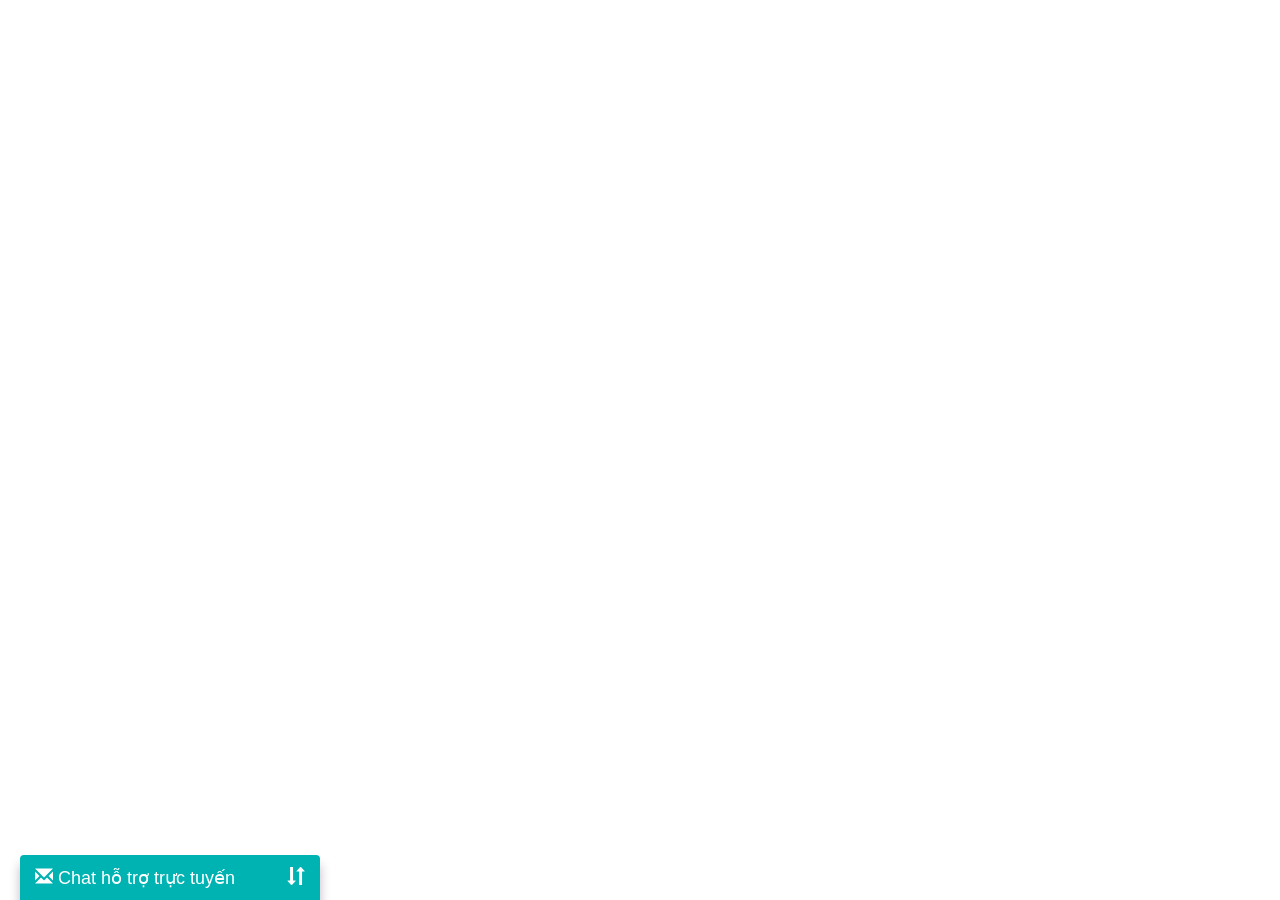
<file: index.html>
<!DOCTYPE html>
<html lang="en">
<head>
	<meta charset="UTF-8">
	<meta http-equiv="X-UA-Compatible" content="IE=edge">
    <meta name="viewport" content="width=device-width, initial-scale=1">
    <link rel="stylesheet" href="public/css/bootstrap.min.css">
	<link rel="stylesheet" href="public/css/style.css">

	<title>Chat</title>
</head>
<body>
<div id="box-chat">
	<div class="chat-header">
		<h4><i class="glyphicon glyphicon-envelope"></i> <span class="heading-chat">Chat hỗ trợ trực tuyến </span><span class="pull-right"><i id="upDown" class="glyphicon  glyphicon-sort"></i></span></h4>
	</div>
	<div id="chat-content">
		<form id="formChat" method="POST" accept="javascript:void(0)">
		  <div class="form-group">
		    <select name="type_sp" id="type_sp" class="form-control">
		    	<option value="">--Chọn bộ phận hỗ trợ--</option>
		    	<option value="1">Tư vấn mua hàng</option>
		    	<option value="2">Hỗ trợ kỹ thuật</option>
		    </select>
		  </div>
		  <div class="form-group">
		    <input type="text" class="form-control" id="username" name="username" placeholder="*Tên khách hàng">
		  </div>
		  <div class="form-group">	   
		    <input type="email" class="form-control" id="email" name="email" placeholder="*Email">
		  </div>
		  <div class="form-group">	 
		    <input type="number" class="form-control" id="phone" name="phone" pattern="[0-9]" placeholder="*Số điện thoại" >
		  </div>
		<!-- <p>Đăng nhập bằng 
		  <a href =" https://facebook.com/"> <img src="../chat/img/face.png" alt = " facebook " width="20" height="20" /></a>
		  <a href="https://mail.google.com/"><img src="../chat/img/google.jpg" alt = " google " width="20" height="20" /></a>
		 </p>  -->
		   <div class="form-group">
		    <textarea class="form-control" rows="3" id="firstMsg" name="firstMsg" placeholder="*Câu hỏi cần được hỗ trợ tư vấn"></textarea>
		  </div>
		  <button type="button" class="btn btn-default" id="btn-info"><font color="teal"><b>Bắt đầu trò chuyện</b></font></button>
		</form>
		<div id="chat">
			<div class="show-messages">
				<div class="panel panel-default">
					<div class="panel-body group-message">
						<div id="list-message"></div>
					</div>
				</div>
			</div>
			<div class="chat" id="chat-field">
				<div class="form-group text-box">
					<input name="message" id="message" autofucus class="form-control">
				</div>
				<div class="col-md-12">
					<button type="button" class="btn btn-default pull-right" id="endChat" onclick="endChat()">Kết thúc</button>
				</div>
			</div>
			<input type="hidden" name="userid" id="userid" value="">
			<input type="hidden" name="roomname" id="roomname" value="">
		</div>
		<div id="rate-box">
			<h4 class="title text-center">Đánh giá chất lượng dịch vụ</h4>
			<p class="desc text-center">Để dịch vụ hỗ trợ khách hàng được tốt hơn, quý khách vui lòng đánh giá chất lượng dịch vụ của chúng tôi</p>
			<form id="fRate" method="post" accept-charset="utf-8">
				<p class="error text-center"></p>
				<div class="form-group">
					<input type="radio" name="level" value="4" placeholder=""> Rất tốt
				</div>
				<div class="form-group">
					<input type="radio" name="level" value="3" placeholder=""> Tốt
				</div>
				<div class="form-group">
					<input type="radio" name="level" value="2" placeholder=""> Bình thường
				</div>
				<div class="form-group">
					<input type="radio" name="level" value="1" placeholder=""> Chưa tốt
				</div>
				<div class="form-group">
					<button type="button" id="btnRate" class="btn btn-default teal">Xong</button>
				</div>
			</form>
		</div>
	</div>
</div>
	<script type="text/javascript" src="public/js/jquery-3.1.1.min.js"></script>
	<script type="text/javascript" src="public/js/bootstrap.min.js"></script>
	<script type="text/javascript" src="public/js/socket.io-1.4.5.js"></script>
	<script type="text/javascript" src="public/js/jquery.validate.min.js"></script>
	<script type="text/javascript" src="public/js/custom.js"></script>
	<script type="text/javascript" src="public/js/chat.js"></script>
</div>
	
</body>
</html>
</file>
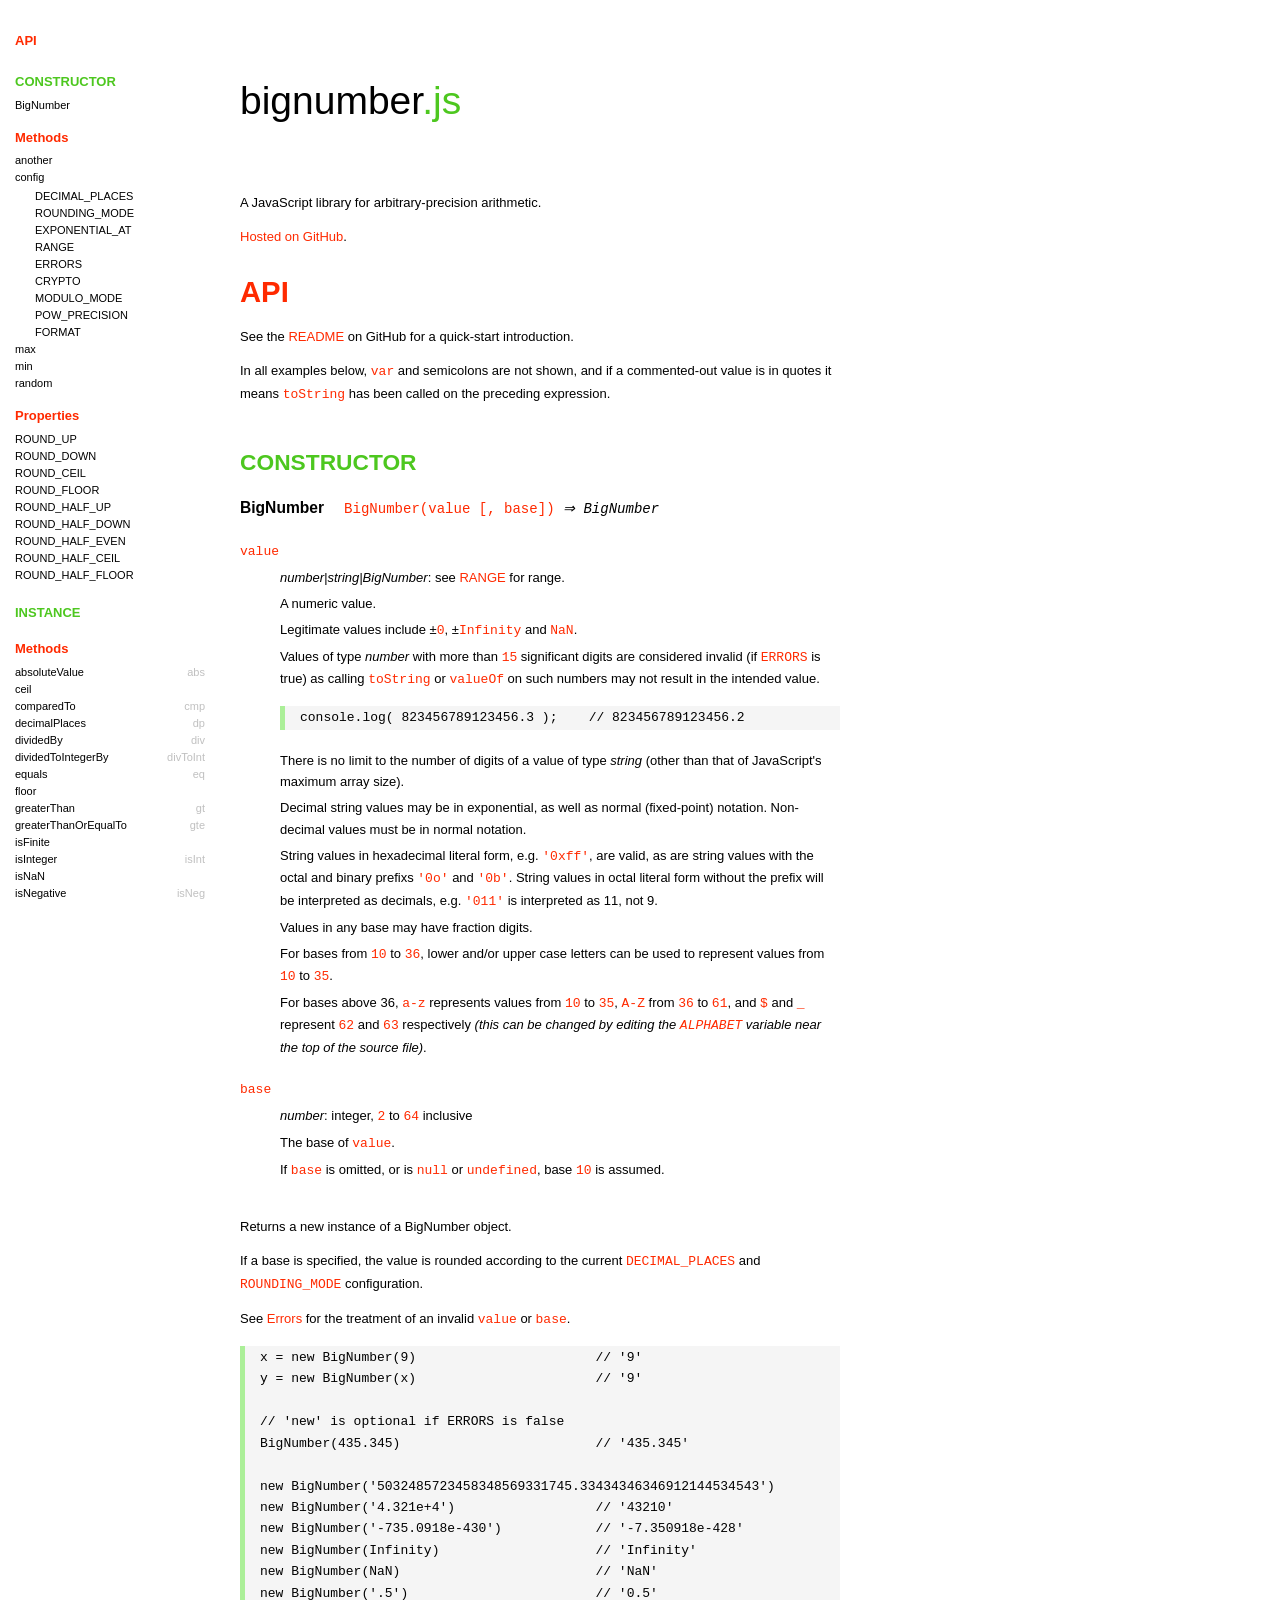
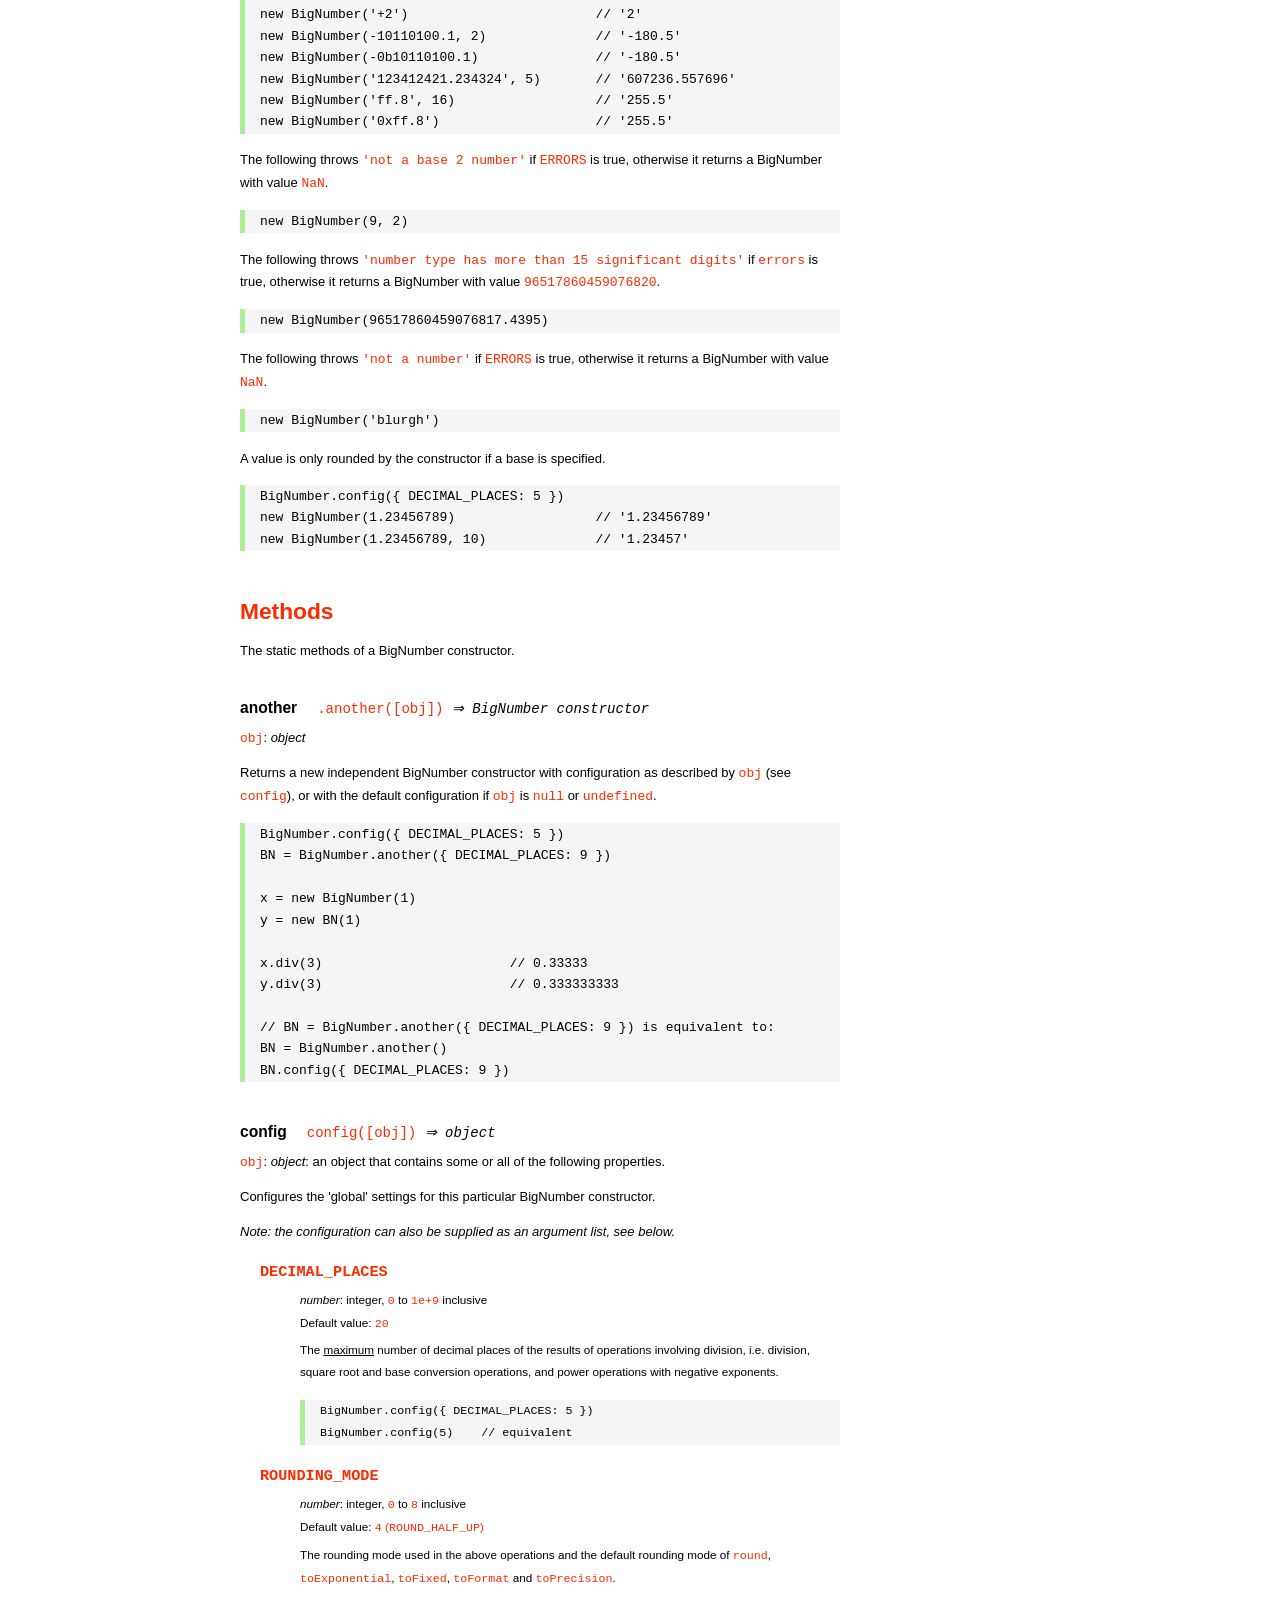
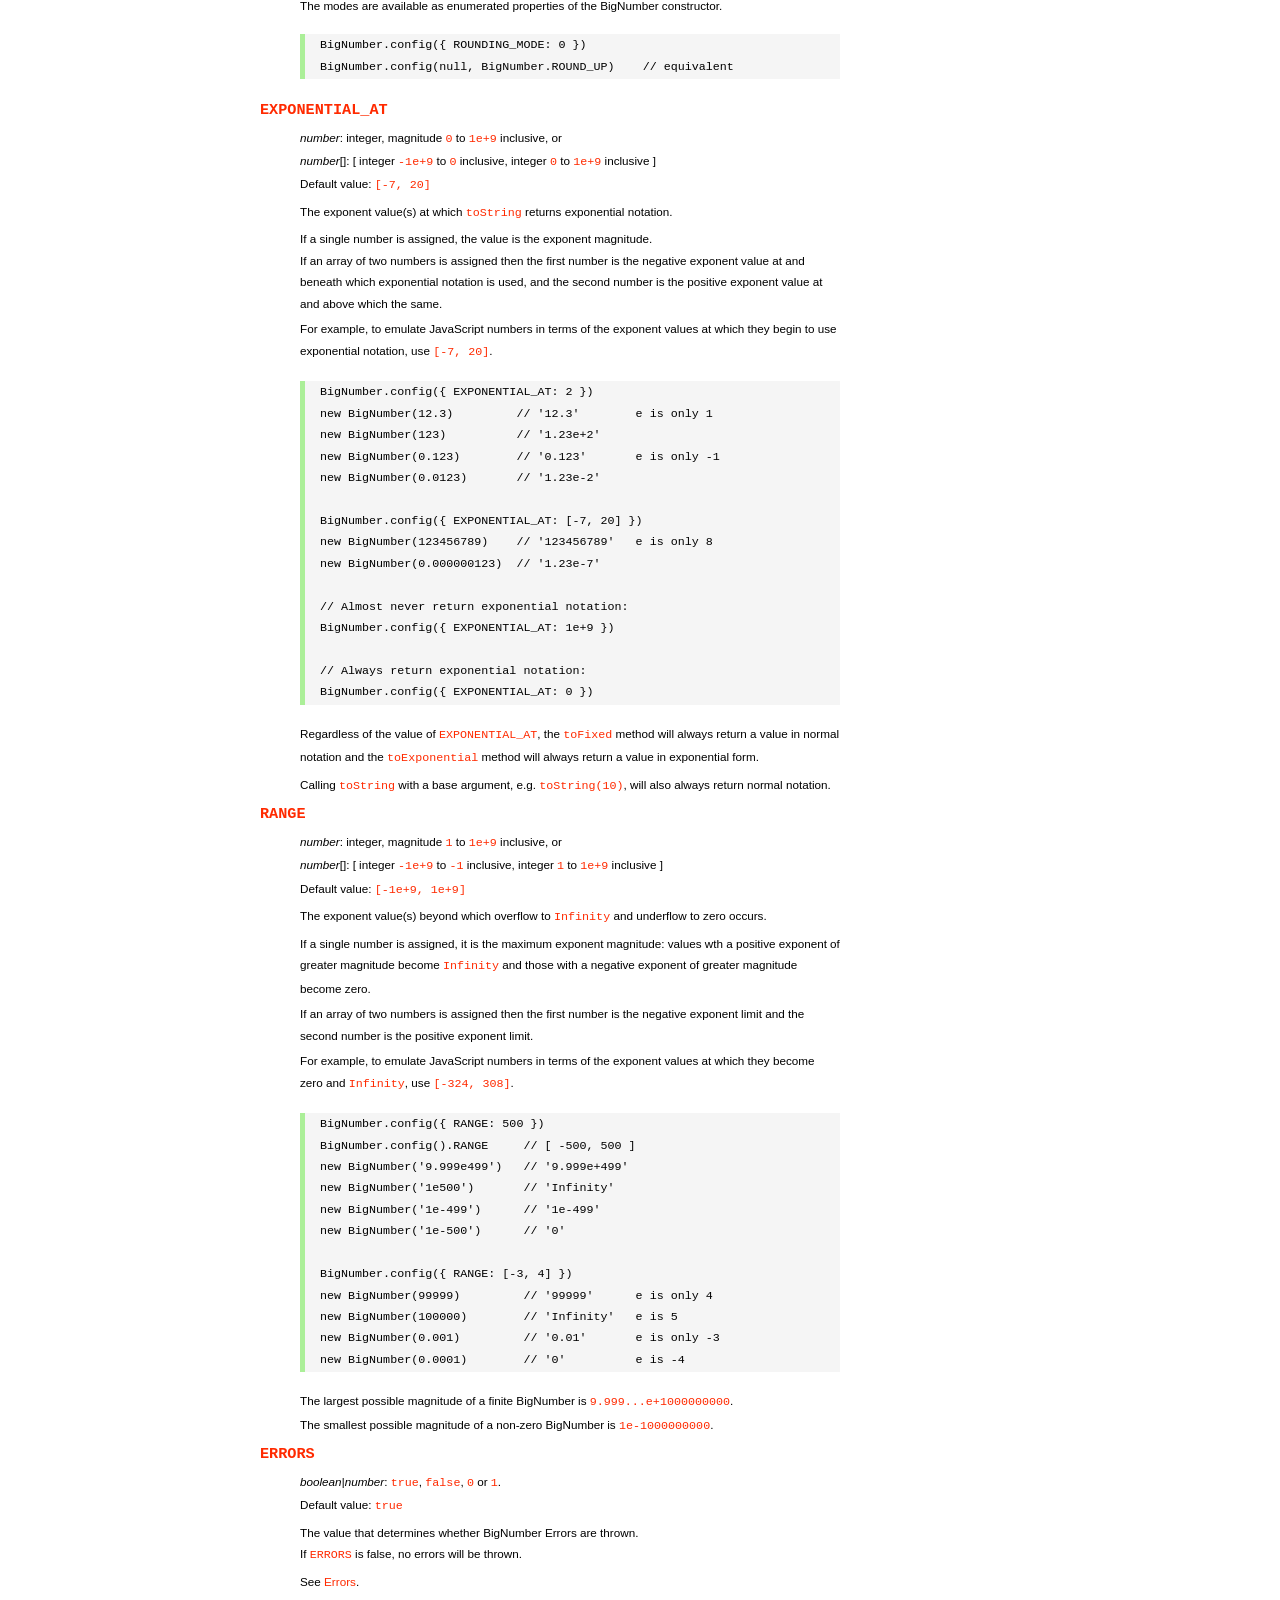
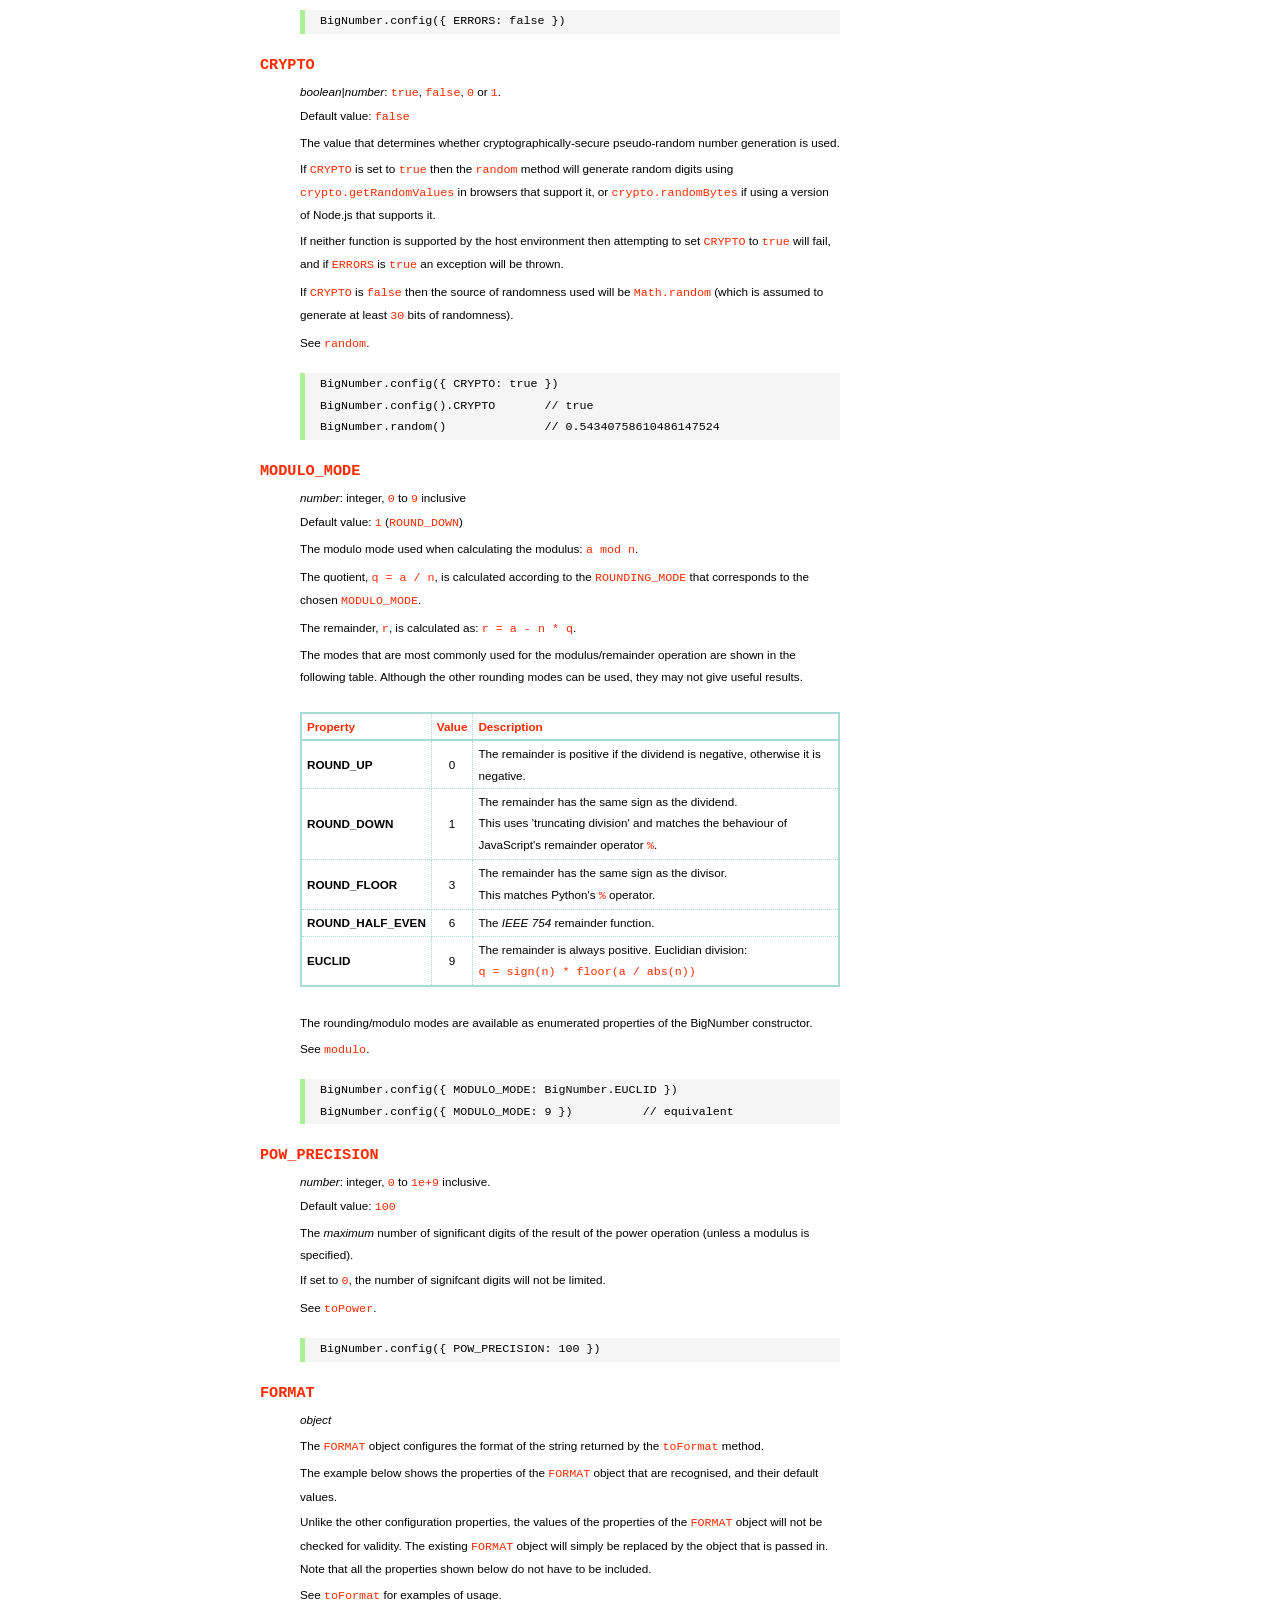
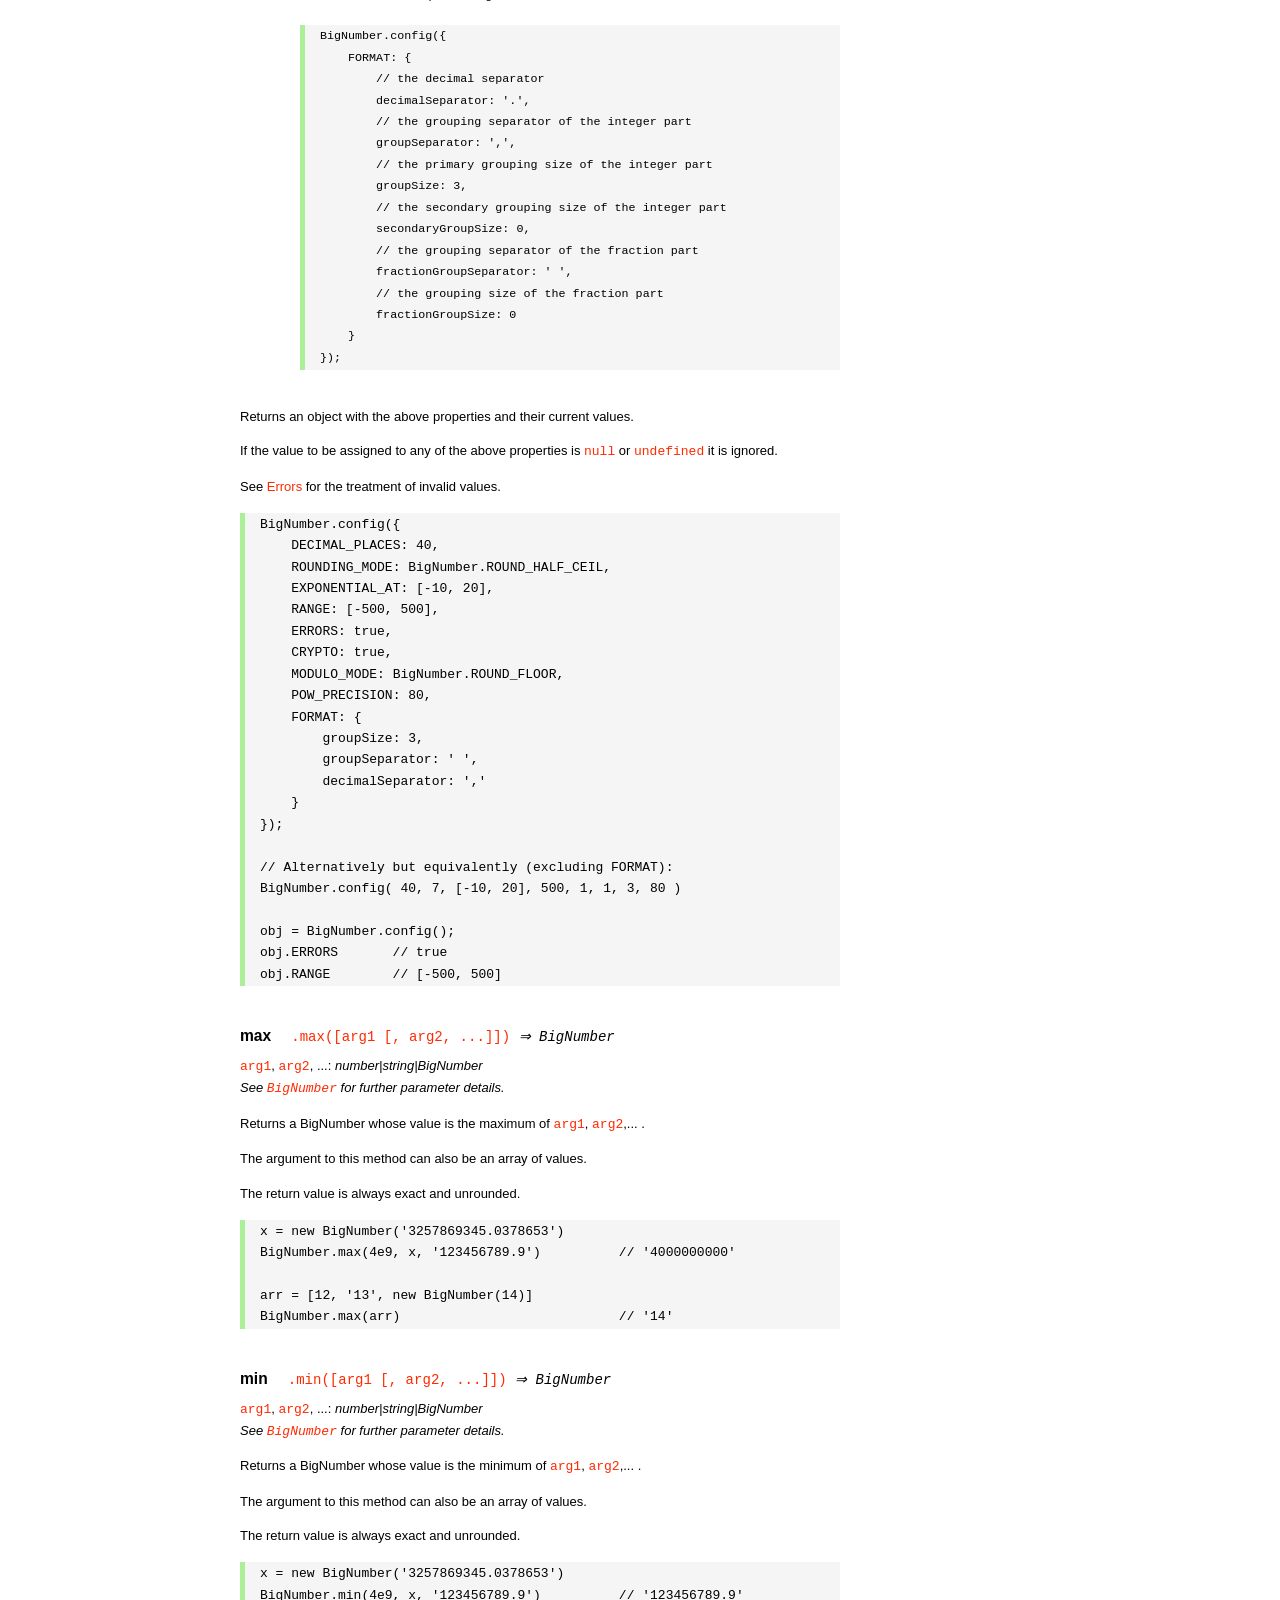
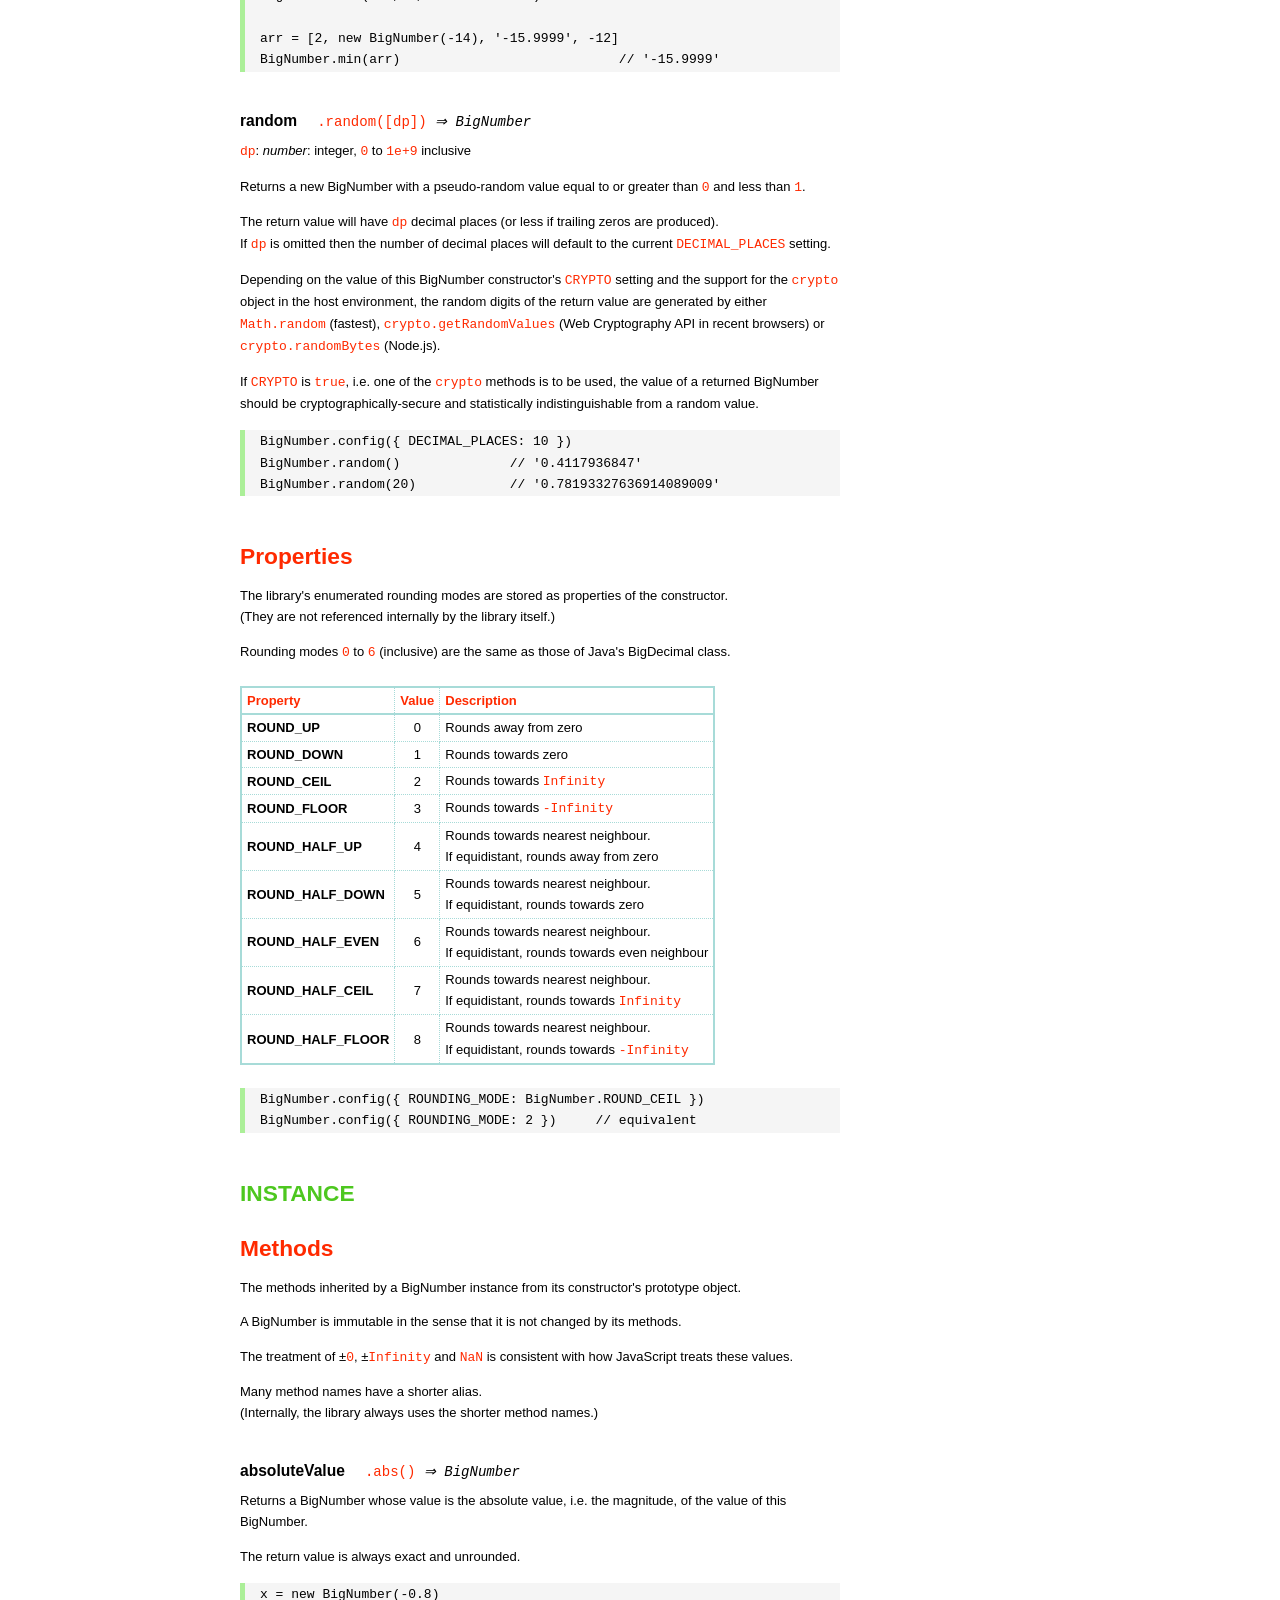
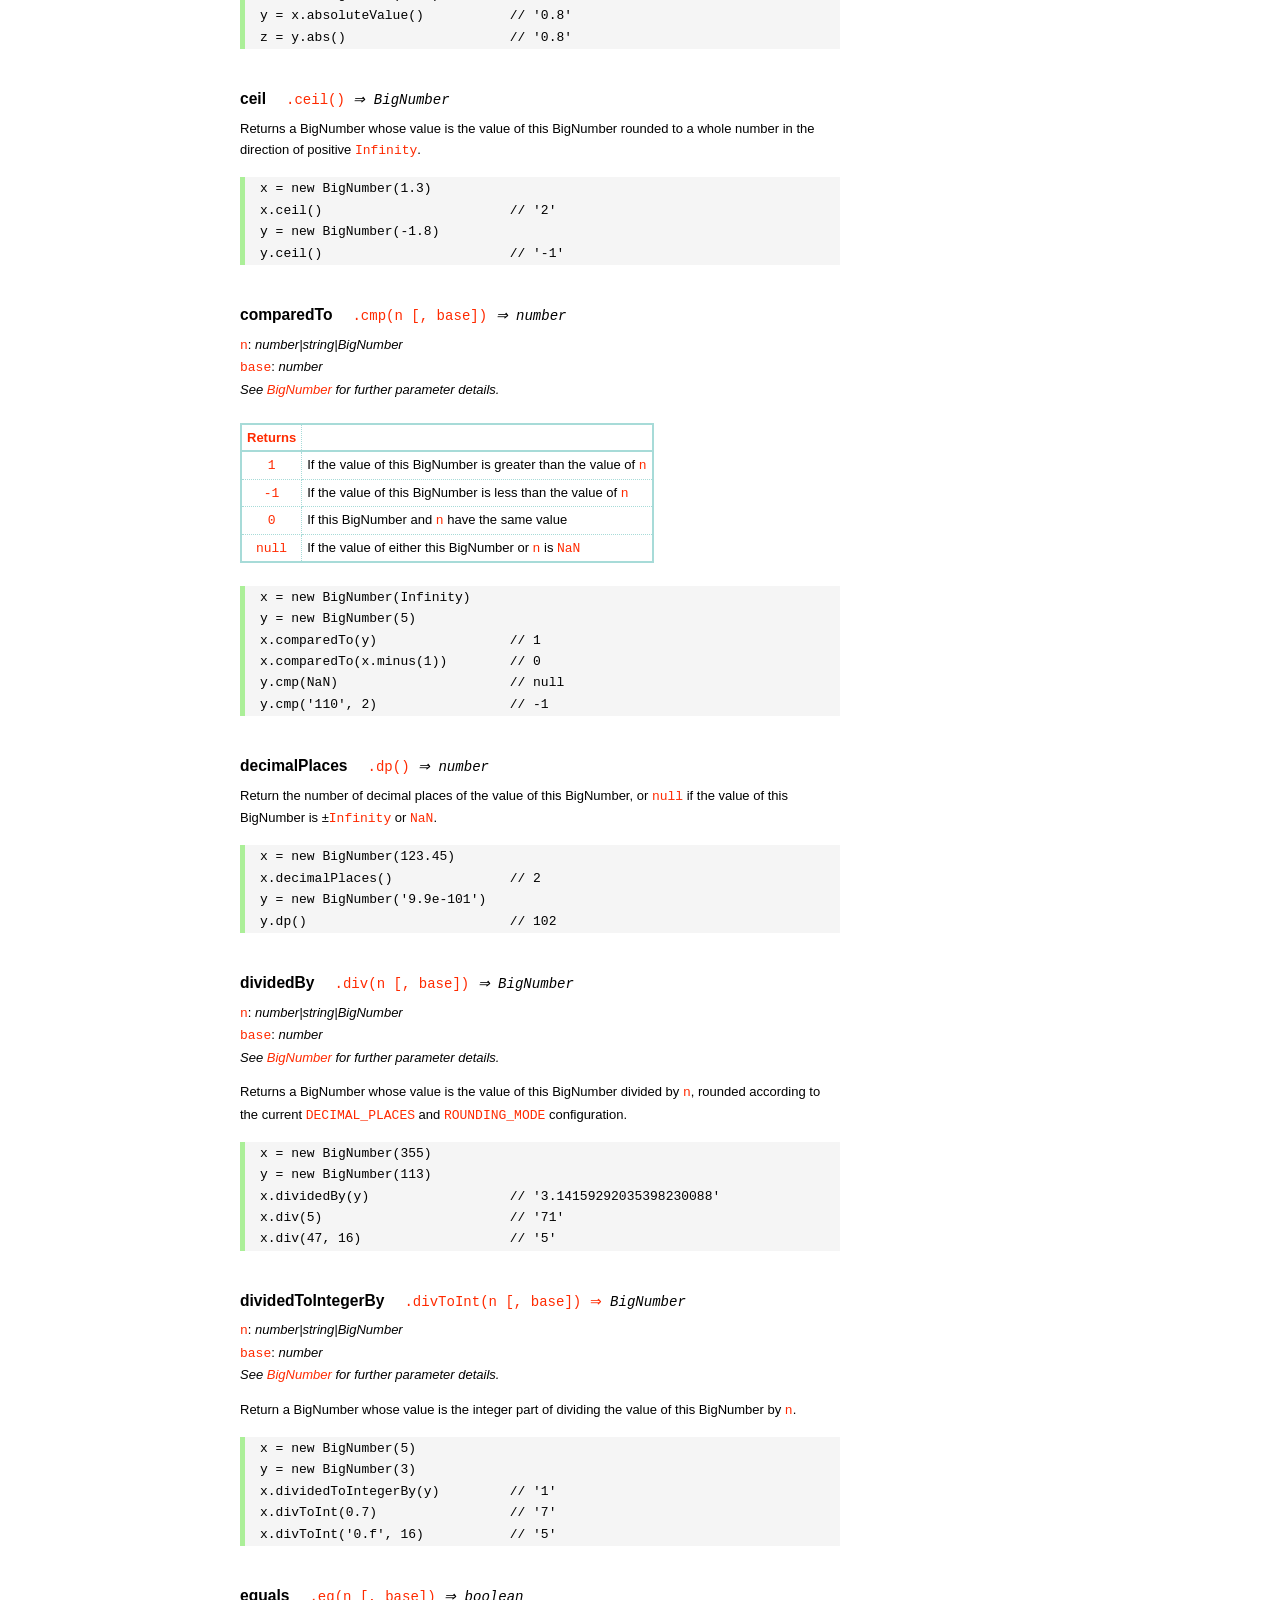
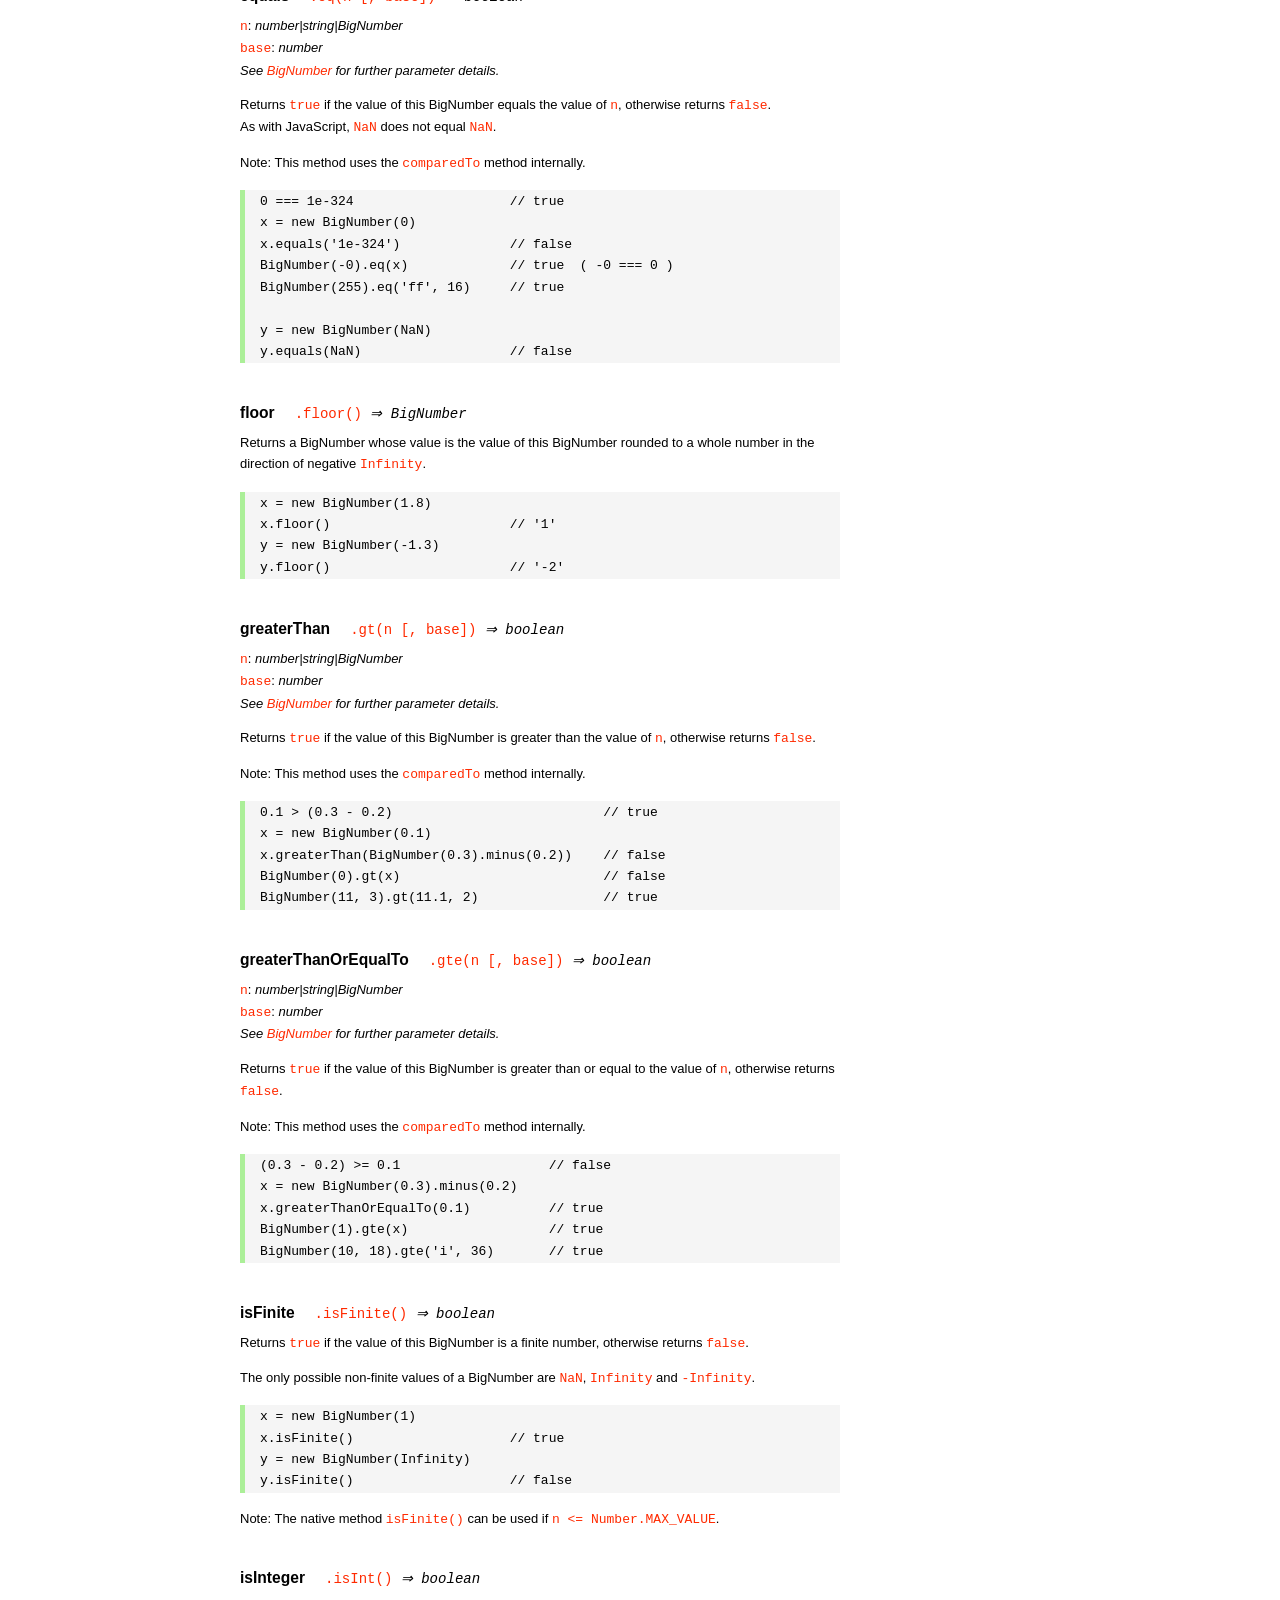
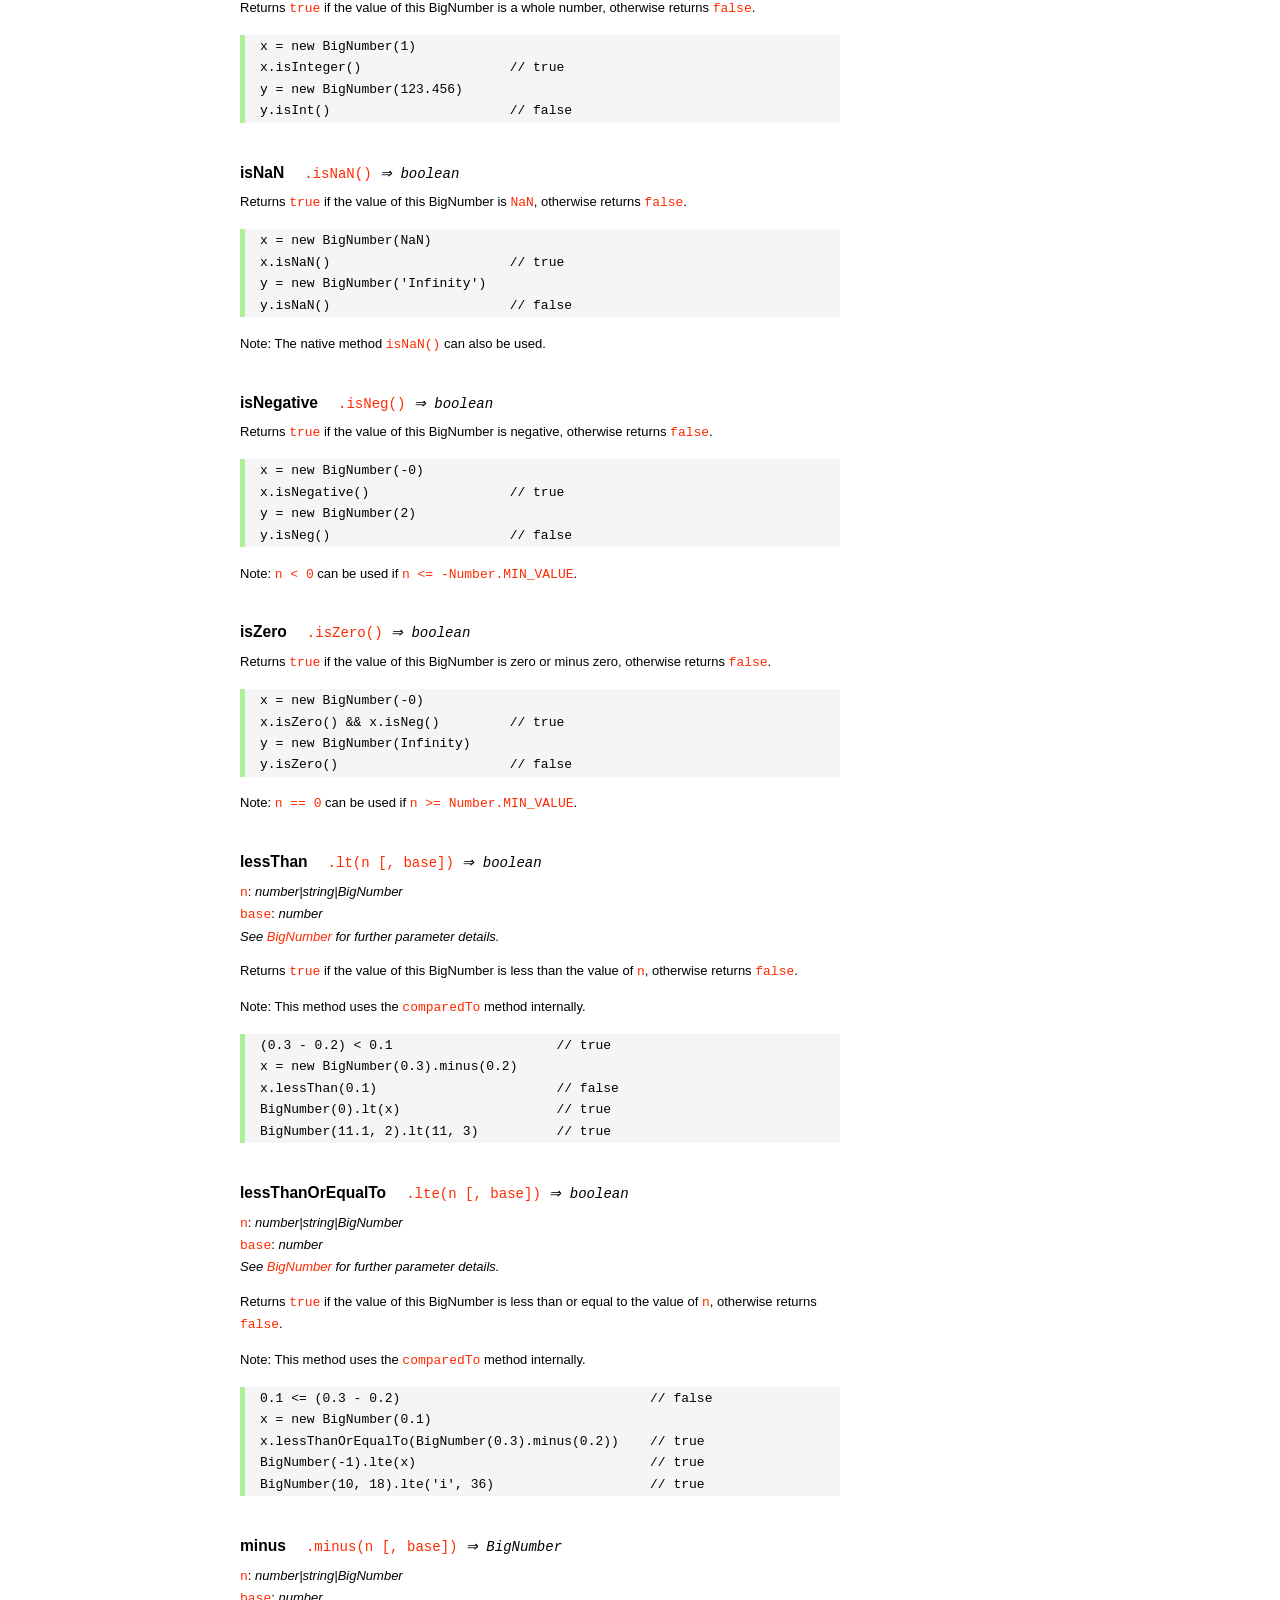
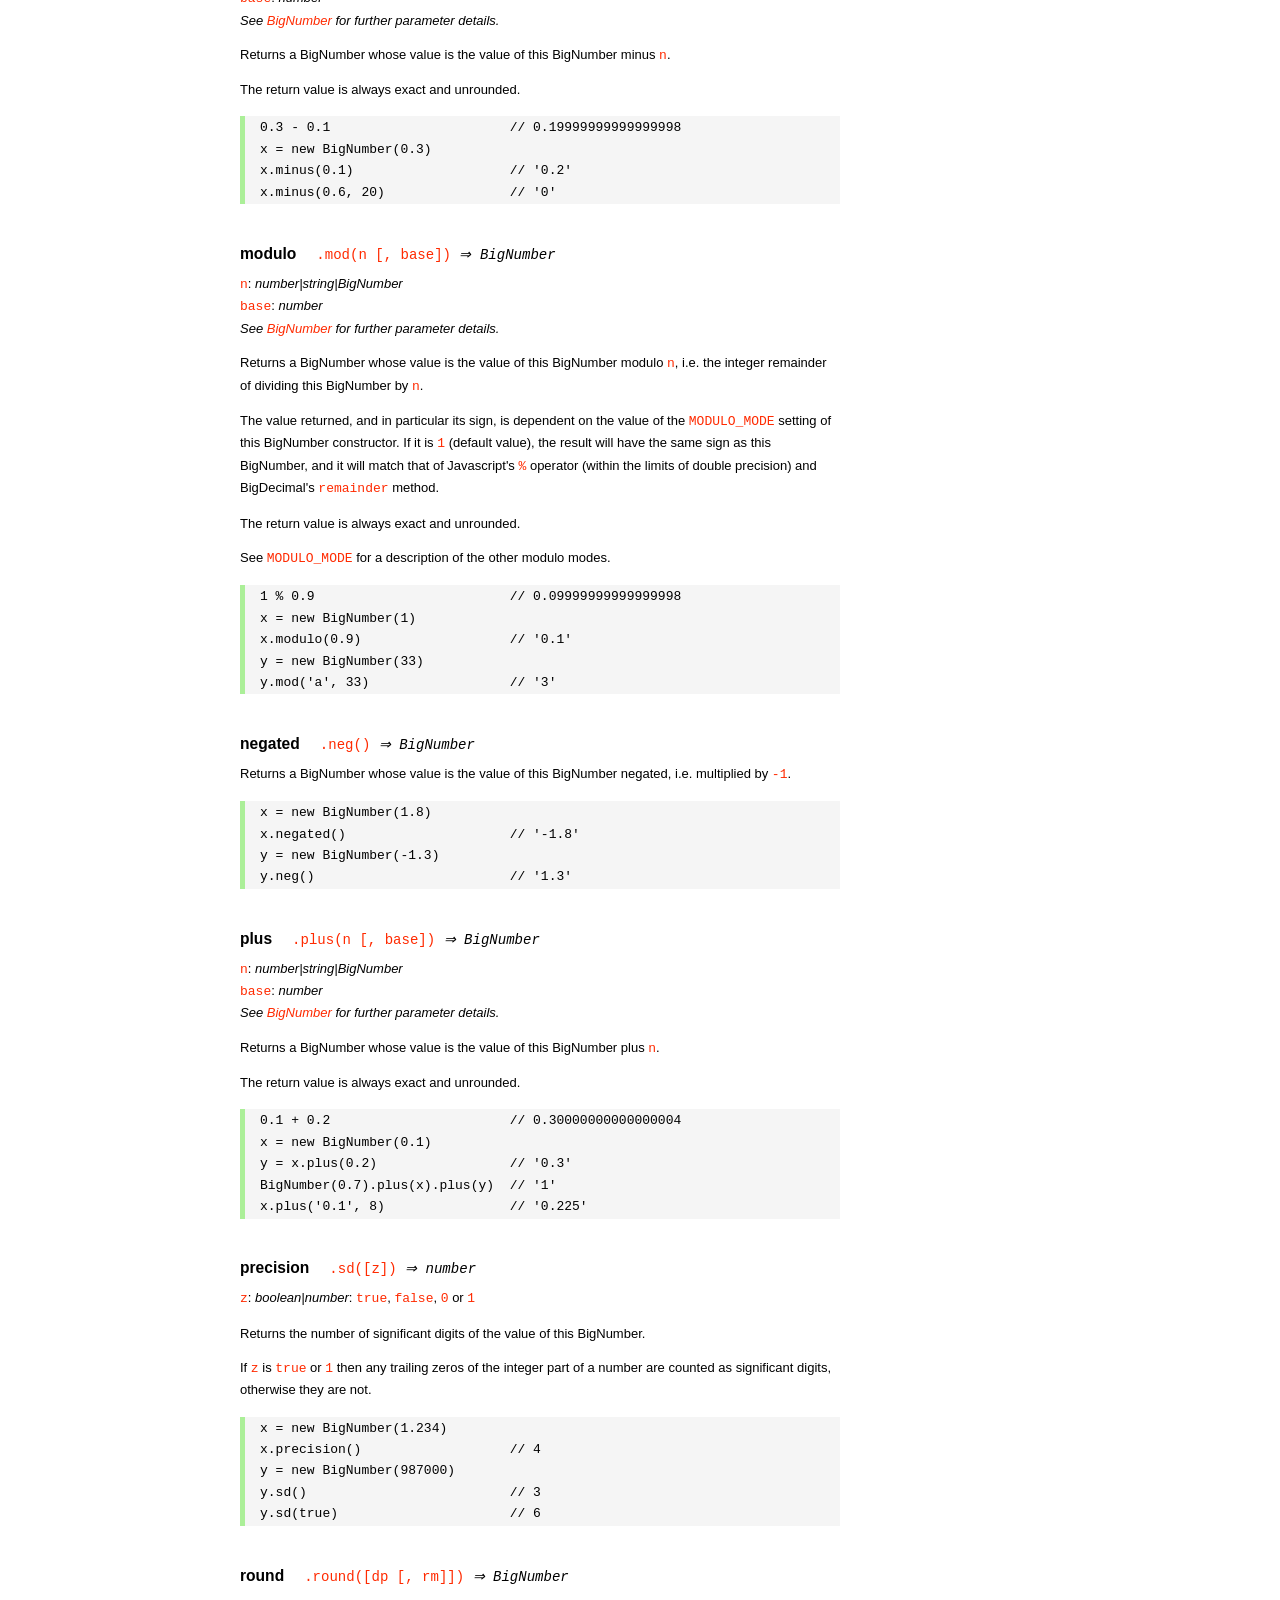
<file: node_modules/bignumber.js/doc/API.html>
<!DOCTYPE HTML>
<html>
<head>
<meta charset="utf-8">
<meta http-equiv="X-UA-Compatible" content="IE=edge">
<meta name="Author" content="M Mclaughlin">
<title>bignumber.js API</title>
<style>
html{font-size:100%}
body{background:#fff;font-family:"Helvetica Neue",Helvetica,Arial,sans-serif;font-size:13px;
  line-height:1.65em;min-height:100%;margin:0}
body,i{color:#000}
.nav{background:#fff;position:fixed;top:0;bottom:0;left:0;width:200px;overflow-y:auto;
  padding:15px 0 30px 15px}
div.container{width:600px;margin:50px 0 50px 240px}
p{margin:0 0 1em;width:600px}
pre,ul{margin:1em 0}
h1,h2,h3,h4,h5{margin:0;padding:1.5em 0 0}
h1,h2{padding:.75em 0}
!h1{font:400 3em Consolas,monaco,monospace;color:#000;margin-bottom:1em}
h1{font:400 3em Verdana,sans-serif;color:#000;margin-bottom:1em}
h2{font-size:2.25em;color:#ff2a00}
h3{font-size:1.75em;color:#4dc71f}
h4{font-size:1.75em;color:#ff2a00;padding-bottom:.75em}
h5{font-size:1.2em;margin-bottom:.4em}
h6{font-size:1.1em;margin-bottom:0.8em;padding:0.5em 0}
dd{padding-top:.35em}
dt{padding-top:.5em}
b{font-weight:700}
dt b{font-size:1.3em}
a,a:visited{color:#ff2a00;text-decoration:none}
a:active,a:hover{outline:0;text-decoration:underline}
.nav a,.nav b,.nav a:visited{display:block;color:#ff2a00;font-weight:700; margin-top:15px}
.nav b{color:#4dc71f;margin-top:20px;cursor:default;width:auto}
ul{list-style-type:none;padding:0 0 0 20px}
.nav ul{line-height:14px;padding-left:0;margin:5px 0 0}
.nav ul a,.nav ul a:visited,span{display:inline;color:#000;font-family:Verdana,Geneva,sans-serif;
  font-size:11px;font-weight:400;margin:0}
.inset,ul.inset{margin-left:20px}
.inset{font-size:.9em}
.nav li{width:auto;margin:0 0 3px}
.alias{font-style:italic;margin-left:20px}
table{border-collapse:collapse;border-spacing:0;border:2px solid #a7dbd8;margin:1.75em 0;padding:0}
td,th{text-align:left;margin:0;padding:2px 5px;border:1px dotted #a7dbd8}
th{border-top:2px solid #a7dbd8;border-bottom:2px solid #a7dbd8;color:#ff2a00}
code,pre{font-family:Consolas, monaco, monospace;font-weight:400}
pre{background:#f5f5f5;white-space:pre-wrap;word-wrap:break-word;border-left:5px solid #abef98;
  padding:1px 0 1px 15px;margin:1.2em 0}
code,.nav-title{color:#ff2a00}
.end{margin-bottom:25px}
.centre{text-align:center}
.error-table{font-size:13px;width:100%}
#faq{margin:3em 0 0}
li span{float:right;margin-right:10px;color:#c0c0c0}
#js{font:inherit;color:#4dc71f}
</style>
</head>
<body>

  <div class="nav">

    <a class='nav-title' href="#">API</a>

    <b> CONSTRUCTOR </b>
    <ul>
      <li><a href="#bignumber">BigNumber</a></li>
    </ul>

    <a href="#methods">Methods</a>
    <ul>
      <li><a href="#another">another</a></li>
      <li><a href="#config" >config</a></li>
      <li>
        <ul class="inset">
          <li><a href="#decimal-places">DECIMAL_PLACES</a></li>
          <li><a href="#rounding-mode" >ROUNDING_MODE</a></li>
          <li><a href="#exponential-at">EXPONENTIAL_AT</a></li>
          <li><a href="#range"         >RANGE</a></li>
          <li><a href="#errors"        >ERRORS</a></li>
          <li><a href="#crypto"        >CRYPTO</a></li>
          <li><a href="#modulo-mode"   >MODULO_MODE</a></li>
          <li><a href="#pow-precision" >POW_PRECISION</a></li>
          <li><a href="#format"        >FORMAT</a></li>
        </ul>
      </li>
      <li><a href="#max"    >max</a></li>
      <li><a href="#min"    >min</a></li>
      <li><a href="#random" >random</a></li>
    </ul>

    <a href="#constructor-properties">Properties</a>
    <ul>
      <li><a href="#round-up"        >ROUND_UP</a></li>
      <li><a href="#round-down"      >ROUND_DOWN</a></li>
      <li><a href="#round-ceil"      >ROUND_CEIL</a></li>
      <li><a href="#round-floor"     >ROUND_FLOOR</a></li>
      <li><a href="#round-half-up"   >ROUND_HALF_UP</a></li>
      <li><a href="#round-half-down" >ROUND_HALF_DOWN</a></li>
      <li><a href="#round-half-even" >ROUND_HALF_EVEN</a></li>
      <li><a href="#round-half-ceil" >ROUND_HALF_CEIL</a></li>
      <li><a href="#round-half-floor">ROUND_HALF_FLOOR</a></li>
    </ul>

    <b> INSTANCE </b>

    <a href="#prototype-methods">Methods</a>
    <ul>
      <li><a href="#abs"    >absoluteValue       </a><span>abs</span>     </li>
      <li><a href="#ceil"   >ceil                </a>                     </li>
      <li><a href="#cmp"    >comparedTo          </a><span>cmp</span>     </li>
      <li><a href="#dp"     >decimalPlaces       </a><span>dp</span>      </li>
      <li><a href="#div"    >dividedBy           </a><span>div</span>     </li>
      <li><a href="#divInt" >dividedToIntegerBy  </a><span>divToInt</span></li>
      <li><a href="#eq"     >equals              </a><span>eq</span>      </li>
      <li><a href="#floor"  >floor               </a>                     </li>
      <li><a href="#gt"     >greaterThan         </a><span>gt</span>      </li>
      <li><a href="#gte"    >greaterThanOrEqualTo</a><span>gte</span>     </li>
      <li><a href="#isF"    >isFinite            </a>                     </li>
      <li><a href="#isInt"  >isInteger           </a><span>isInt</span>   </li>
      <li><a href="#isNaN"  >isNaN               </a>                     </li>
      <li><a href="#isNeg"  >isNegative          </a><span>isNeg</span>   </li>
      <li><a href="#isZ"    >isZero              </a>                     </li>
      <li><a href="#lt"     >lessThan            </a><span>lt</span>      </li>
      <li><a href="#lte"    >lessThanOrEqualTo   </a><span>lte</span>     </li>
      <li><a href="#minus"  >minus               </a><span>sub</span>     </li>
      <li><a href="#mod"    >modulo              </a><span>mod</span>     </li>
      <li><a href="#neg"    >negated             </a><span>neg</span>     </li>
      <li><a href="#plus"   >plus                </a><span>add</span>     </li>
      <li><a href="#sd"     >precision           </a><span>sd</span>      </li>
      <li><a href="#round"  >round               </a>                     </li>
      <li><a href="#shift"  >shift               </a>                     </li>
      <li><a href="#sqrt"   >squareRoot          </a><span>sqrt</span>    </li>
      <li><a href="#times"  >times               </a><span>mul</span>     </li>
      <li><a href="#toD"    >toDigits            </a>                     </li>
      <li><a href="#toE"    >toExponential       </a>                     </li>
      <li><a href="#toFix"  >toFixed             </a>                     </li>
      <li><a href="#toFor"  >toFormat            </a>                     </li>
      <li><a href="#toFr"   >toFraction          </a>                     </li>
      <li><a href="#toJSON" >toJSON              </a>                     </li>
      <li><a href="#toN"    >toNumber            </a>                     </li>
      <li><a href="#pow"    >toPower             </a><span>pow</span>     </li>
      <li><a href="#toP"    >toPrecision         </a>                     </li>
      <li><a href="#toS"    >toString            </a>                     </li>
      <li><a href="#trunc"  >truncated           </a><span>trunc</span>   </li>
      <li><a href="#valueOf">valueOf             </a>                     </li>
    </ul>

    <a href="#instance-properties">Properties</a>
    <ul>
      <li><a href="#coefficient">c: coefficient</a></li>
      <li><a href="#exponent"   >e: exponent</a></li>
      <li><a href="#sign"       >s: sign</a></li>
    </ul>

    <a href="#zero-nan-infinity">Zero, NaN &amp; Infinity</a>
    <a href="#Errors">Errors</a>
    <a class='end' href="#faq">FAQ</a>

  </div>

  <div class="container">

    <h1>bignumber<span id='js'>.js</span></h1>

    <p>A JavaScript library for arbitrary-precision arithmetic.</p>
    <p><a href="https://github.com/MikeMcl/bignumber.js">Hosted on GitHub</a>. </p>

    <h2>API</h2>

    <p>
      See the <a href='https://github.com/MikeMcl/bignumber.js'>README</a> on GitHub for a
      quick-start introduction.
    </p>
    <p>
      In all examples below, <code>var</code> and semicolons are not shown, and if a commented-out
      value is in quotes it means <code>toString</code> has been called on the preceding expression.
    </p>


    <h3>CONSTRUCTOR</h3>

    <h5 id="bignumber">
      BigNumber<code class='inset'>BigNumber(value [, base]) <i>&rArr; BigNumber</i></code>
    </h5>
    <dl>
      <dt><code>value</code></dt>
      <dd>
        <i>number|string|BigNumber</i>: see <a href='#range'>RANGE</a> for
        range.
      </dd>
      <dd>
        A numeric value.
      </dd>
      <dd>
        Legitimate values include &plusmn;<code>0</code>, &plusmn;<code>Infinity</code> and
        <code>NaN</code>.
      </dd>
      <dd>
        Values of type <em>number</em> with more than <code>15</code> significant digits are
        considered invalid (if <a href='#errors'><code>ERRORS</code></a> is true) as calling
        <code><a href='#toS'>toString</a></code> or <code><a href='#valueOf'>valueOf</a></code> on
        such numbers may not result in the intended value.
        <pre>console.log( 823456789123456.3 );    // 823456789123456.2</pre>
      </dd>
      <dd>
        There is no limit to the number of digits of a value of type <em>string</em> (other than
        that of JavaScript's maximum array size).
      </dd>
      <dd>
        Decimal string values may be in exponential, as well as normal (fixed-point) notation.
        Non-decimal values must be in normal notation.
      </dd>
      <dd>
        String values in hexadecimal literal form, e.g. <code>'0xff'</code>, are valid, as are
        string values with the octal and binary prefixs <code>'0o'</code> and <code>'0b'</code>.
        String values in octal literal form without the prefix will be interpreted as
        decimals, e.g. <code>'011'</code> is interpreted as 11, not 9.
      </dd>
      <dd>Values in any base may have fraction digits.</dd>
      <dd>
        For bases from <code>10</code> to <code>36</code>, lower and/or upper case letters can be
        used to represent values from <code>10</code> to <code>35</code>.
      </dd>
      <dd>
        For bases above 36, <code>a-z</code> represents values from <code>10</code> to
        <code>35</code>, <code>A-Z</code> from <code>36</code> to <code>61</code>, and
        <code>$</code> and <code>_</code> represent <code>62</code> and <code>63</code> respectively
        <i>(this can be changed by editing the <code>ALPHABET</code> variable near the top of the
        source file)</i>.
      </dd>
    </dl>
    <dl>
      <dt><code>base</code></dt>
      <dd>
        <i>number</i>: integer, <code>2</code> to <code>64</code> inclusive
      </dd>
      <dd>The base of <code>value</code>.</dd>
      <dd>
        If <code>base</code> is omitted, or is <code>null</code> or <code>undefined</code>, base
        <code>10</code> is assumed.
      </dd>
    </dl>
    <br />
    <p>Returns a new instance of a BigNumber object.</p>
    <p>
      If a base is specified, the value is rounded according to
      the current <a href='#decimal-places'><code>DECIMAL_PLACES</code></a> and
      <a href='#rounding-mode'><code>ROUNDING_MODE</code></a> configuration.
    </p>
    <p>
      See <a href='#Errors'>Errors</a> for the treatment of an invalid <code>value</code> or
      <code>base</code>.
    </p>
    <pre>
x = new BigNumber(9)                       // '9'
y = new BigNumber(x)                       // '9'

// 'new' is optional if ERRORS is false
BigNumber(435.345)                         // '435.345'

new BigNumber('5032485723458348569331745.33434346346912144534543')
new BigNumber('4.321e+4')                  // '43210'
new BigNumber('-735.0918e-430')            // '-7.350918e-428'
new BigNumber(Infinity)                    // 'Infinity'
new BigNumber(NaN)                         // 'NaN'
new BigNumber('.5')                        // '0.5'
new BigNumber('+2')                        // '2'
new BigNumber(-10110100.1, 2)              // '-180.5'
new BigNumber(-0b10110100.1)               // '-180.5'
new BigNumber('123412421.234324', 5)       // '607236.557696'
new BigNumber('ff.8', 16)                  // '255.5'
new BigNumber('0xff.8')                    // '255.5'</pre>
    <p>
      The following throws <code>'not a base 2 number'</code> if
      <a href='#errors'><code>ERRORS</code></a> is true, otherwise it returns a BigNumber with value
      <code>NaN</code>.
    </p>
    <pre>new BigNumber(9, 2)</pre>
    <p>
      The following throws <code>'number type has more than 15 significant digits'</code> if
      <a href='#errors'><code>errors</code></a> is true, otherwise it returns a BigNumber with value
      <code>96517860459076820</code>.
    </p>
    <pre>new BigNumber(96517860459076817.4395)</pre>
    <p>
      The following throws <code>'not a number'</code> if <a href='#errors'><code>ERRORS</code></a>
      is true, otherwise it returns a BigNumber with value <code>NaN</code>.
    </p>
    <pre>new BigNumber('blurgh')</pre>
    <p>
      A value is only rounded by the constructor if a base is specified.
    </p>
    <pre>BigNumber.config({ DECIMAL_PLACES: 5 })
new BigNumber(1.23456789)                  // '1.23456789'
new BigNumber(1.23456789, 10)              // '1.23457'</pre>



    <h4 id="methods">Methods</h4>
     <p>The static methods of a BigNumber constructor.</p>




    <h5 id="another">
       another<code class='inset'>.another([obj]) <i>&rArr; BigNumber constructor</i></code>
    </h5>
    <p><code>obj</code>: <i>object</i></p>
    <p>
      Returns a new independent BigNumber constructor with configuration as described by
      <code>obj</code> (see <a href='#config'><code>config</code></a>), or with the default
      configuration if <code>obj</code> is <code>null</code> or <code>undefined</code>.
    </p>
    <pre>BigNumber.config({ DECIMAL_PLACES: 5 })
BN = BigNumber.another({ DECIMAL_PLACES: 9 })

x = new BigNumber(1)
y = new BN(1)

x.div(3)                        // 0.33333
y.div(3)                        // 0.333333333

// BN = BigNumber.another({ DECIMAL_PLACES: 9 }) is equivalent to:
BN = BigNumber.another()
BN.config({ DECIMAL_PLACES: 9 })</pre>



    <h5 id="config">config<code class='inset'>config([obj]) <i>&rArr; object</i></code></h5>
    <p>
      <code>obj</code>: <i>object</i>: an object that contains some or all of the following
      properties.
    </p>
    <p>Configures the 'global' settings for this particular BigNumber constructor.</p>
    <p><i>Note: the configuration can also be supplied as an argument list, see below.</i></p>
    <dl class='inset'>
      <dt id="decimal-places"><code><b>DECIMAL_PLACES</b></code></dt>
      <dd>
        <i>number</i>: integer, <code>0</code> to <code>1e+9</code> inclusive<br />
        Default value: <code>20</code>
      </dd>
      <dd>
        The <u>maximum</u> number of decimal places of the results of operations involving
        division, i.e. division, square root and base conversion operations, and power
        operations with negative exponents.<br />
      </dd>
      <dd>
      <pre>BigNumber.config({ DECIMAL_PLACES: 5 })
BigNumber.config(5)    // equivalent</pre>
      </dd>



      <dt id="rounding-mode"><code><b>ROUNDING_MODE</b></code></dt>
      <dd>
        <i>number</i>: integer, <code>0</code> to <code>8</code> inclusive<br />
        Default value: <code>4</code> <a href="#round-half-up">(<code>ROUND_HALF_UP</code>)</a>
      </dd>
      <dd>
        The rounding mode used in the above operations and the default rounding mode of
        <a href='#round'><code>round</code></a>,
        <a href='#toE'><code>toExponential</code></a>,
        <a href='#toFix'><code>toFixed</code></a>,
        <a href='#toFor'><code>toFormat</code></a> and
        <a href='#toP'><code>toPrecision</code></a>.
      </dd>
      <dd>The modes are available as enumerated properties of the BigNumber constructor.</dd>
       <dd>
      <pre>BigNumber.config({ ROUNDING_MODE: 0 })
BigNumber.config(null, BigNumber.ROUND_UP)    // equivalent</pre>
        </dd>



      <dt id="exponential-at"><code><b>EXPONENTIAL_AT</b></code></dt>
      <dd>
        <i>number</i>: integer, magnitude <code>0</code> to <code>1e+9</code> inclusive, or
        <br />
        <i>number</i>[]: [ integer <code>-1e+9</code> to <code>0</code> inclusive, integer
        <code>0</code> to <code>1e+9</code> inclusive ]<br />
        Default value: <code>[-7, 20]</code>
      </dd>
      <dd>
        The exponent value(s) at which <code>toString</code> returns exponential notation.
      </dd>
      <dd>
        If a single number is assigned, the value is the exponent magnitude.<br />
        If an array of two numbers is assigned then the first number is the negative exponent
        value at and beneath which exponential notation is used, and the second number is the
        positive exponent value at and above which the same.
      </dd>
      <dd>
        For example, to emulate JavaScript numbers in terms of the exponent values at which they
        begin to use exponential notation, use <code>[-7, 20]</code>.
      </dd>
      <dd>
      <pre>BigNumber.config({ EXPONENTIAL_AT: 2 })
new BigNumber(12.3)         // '12.3'        e is only 1
new BigNumber(123)          // '1.23e+2'
new BigNumber(0.123)        // '0.123'       e is only -1
new BigNumber(0.0123)       // '1.23e-2'

BigNumber.config({ EXPONENTIAL_AT: [-7, 20] })
new BigNumber(123456789)    // '123456789'   e is only 8
new BigNumber(0.000000123)  // '1.23e-7'

// Almost never return exponential notation:
BigNumber.config({ EXPONENTIAL_AT: 1e+9 })

// Always return exponential notation:
BigNumber.config({ EXPONENTIAL_AT: 0 })</pre>
      </dd>
      <dd>
        Regardless of the value of <code>EXPONENTIAL_AT</code>, the <code>toFixed</code> method
        will always return a value in normal notation and the <code>toExponential</code> method
        will always return a value in exponential form.
      </dd>
      <dd>
        Calling <code>toString</code> with a base argument, e.g. <code>toString(10)</code>, will
        also always return normal notation.
      </dd>



      <dt id="range"><code><b>RANGE</b></code></dt>
      <dd>
        <i>number</i>: integer, magnitude <code>1</code> to <code>1e+9</code> inclusive, or
        <br />
        <i>number</i>[]: [ integer <code>-1e+9</code> to <code>-1</code> inclusive, integer
        <code>1</code> to <code>1e+9</code> inclusive ]<br />
        Default value: <code>[-1e+9, 1e+9]</code>
      </dd>
      <dd>
        The exponent value(s) beyond which overflow to <code>Infinity</code> and underflow to
        zero occurs.
      </dd>
      <dd>
        If a single number is assigned, it is the maximum exponent magnitude: values wth a
        positive exponent of greater magnitude become <code>Infinity</code> and those with a
        negative exponent of greater magnitude become zero.
      <dd>
        If an array of two numbers is assigned then the first number is the negative exponent
        limit and the second number is the positive exponent limit.
      </dd>
      <dd>
        For example, to emulate JavaScript numbers in terms of the exponent values at which they
        become zero and <code>Infinity</code>, use <code>[-324, 308]</code>.
      </dd>
      <dd>
      <pre>BigNumber.config({ RANGE: 500 })
BigNumber.config().RANGE     // [ -500, 500 ]
new BigNumber('9.999e499')   // '9.999e+499'
new BigNumber('1e500')       // 'Infinity'
new BigNumber('1e-499')      // '1e-499'
new BigNumber('1e-500')      // '0'

BigNumber.config({ RANGE: [-3, 4] })
new BigNumber(99999)         // '99999'      e is only 4
new BigNumber(100000)        // 'Infinity'   e is 5
new BigNumber(0.001)         // '0.01'       e is only -3
new BigNumber(0.0001)        // '0'          e is -4</pre>
      </dd>
      <dd>
        The largest possible magnitude of a finite BigNumber is
        <code>9.999...e+1000000000</code>.<br />
        The smallest possible magnitude of a non-zero BigNumber is <code>1e-1000000000</code>.
      </dd>



      <dt id="errors"><code><b>ERRORS</b></code></dt>
      <dd>
        <i>boolean|number</i>: <code>true</code>, <code>false</code>, <code>0</code> or
        <code>1</code>.<br />
        Default value: <code>true</code>
      </dd>
      <dd>
        The value that determines whether BigNumber Errors are thrown.<br />
        If <code>ERRORS</code> is false, no errors will be thrown.
      </dd>
      <dd>See <a href='#Errors'>Errors</a>.</dd>
      <dd><pre>BigNumber.config({ ERRORS: false })</pre></dd>



      <dt id="crypto"><code><b>CRYPTO</b></code></dt>
      <dd>
        <i>boolean|number</i>: <code>true</code>, <code>false</code>, <code>0</code> or
        <code>1</code>.<br />
        Default value: <code>false</code>
      </dd>
      <dd>
        The value that determines whether cryptographically-secure pseudo-random number
        generation is used.
      </dd>
      <dd>
        If <code>CRYPTO</code> is set to <code>true</code> then the
        <a href='#random'><code>random</code></a> method will generate random digits using
        <code>crypto.getRandomValues</code> in browsers that support it, or
        <code>crypto.randomBytes</code> if using a version of Node.js that supports it.
      </dd>
      <dd>
        If neither function is supported by the host environment then attempting to set
        <code>CRYPTO</code> to <code>true</code> will fail, and if <code>ERRORS</code>
        is <code>true</code> an exception will be thrown.
      </dd>
      <dd>
        If <code>CRYPTO</code> is <code>false</code> then the source of randomness used will be
        <code>Math.random</code> (which is assumed to generate at least <code>30</code> bits of
        randomness).
      </dd>
      <dd>See <a href='#random'><code>random</code></a>.</dd>
      <dd>
      <pre>BigNumber.config({ CRYPTO: true })
BigNumber.config().CRYPTO       // true
BigNumber.random()              // 0.54340758610486147524</pre>
      </dd>



      <dt id="modulo-mode"><code><b>MODULO_MODE</b></code></dt>
      <dd>
        <i>number</i>: integer, <code>0</code> to <code>9</code> inclusive<br />
        Default value: <code>1</code> (<a href="#round-down"><code>ROUND_DOWN</code></a>)
      </dd>
      <dd>The modulo mode used when calculating the modulus: <code>a mod n</code>.</dd>
      <dd>
        The quotient, <code>q = a / n</code>, is calculated according to the
        <a href='#rounding-mode'><code>ROUNDING_MODE</code></a> that corresponds to the chosen
        <code>MODULO_MODE</code>.
      </dd>
      <dd>The remainder, <code>r</code>, is calculated as: <code>r = a - n * q</code>.</dd>
      <dd>
        The modes that are most commonly used for the modulus/remainder operation are shown in
        the following table. Although the other rounding modes can be used, they may not give
        useful results.
      </dd>
      <dd>
        <table>
          <tr><th>Property</th><th>Value</th><th>Description</th></tr>
          <tr>
            <td><b>ROUND_UP</b></td><td class='centre'>0</td>
            <td>
              The remainder is positive if the dividend is negative, otherwise it is negative.
            </td>
          </tr>
          <tr>
            <td><b>ROUND_DOWN</b></td><td class='centre'>1</td>
            <td>
              The remainder has the same sign as the dividend.<br />
              This uses 'truncating division' and matches the behaviour of JavaScript's
              remainder operator <code>%</code>.
            </td>
          </tr>
          <tr>
            <td><b>ROUND_FLOOR</b></td><td class='centre'>3</td>
            <td>
              The remainder has the same sign as the divisor.<br />
              This matches Python's <code>%</code> operator.
            </td>
          </tr>
          <tr>
            <td><b>ROUND_HALF_EVEN</b></td><td class='centre'>6</td>
            <td>The <i>IEEE 754</i> remainder function.</td>
          </tr>
           <tr>
             <td><b>EUCLID</b></td><td class='centre'>9</td>
             <td>
               The remainder is always positive. Euclidian division: <br />
               <code>q = sign(n) * floor(a / abs(n))</code>
             </td>
           </tr>
        </table>
      </dd>
      <dd>
        The rounding/modulo modes are available as enumerated properties of the BigNumber
        constructor.
      </dd>
      <dd>See <a href='#mod'><code>modulo</code></a>.</dd>
      <dd>
        <pre>BigNumber.config({ MODULO_MODE: BigNumber.EUCLID })
BigNumber.config({ MODULO_MODE: 9 })          // equivalent</pre>
      </dd>



      <dt id="pow-precision"><code><b>POW_PRECISION</b></code></dt>
      <dd>
        <i>number</i>: integer, <code>0</code> to <code>1e+9</code> inclusive.<br />
        Default value: <code>100</code>
      </dd>
      <dd>
        The <i>maximum</i> number of significant digits of the result of the power operation 
        (unless a modulus is specified).
      </dd>
      <dd>If set to <code>0</code>, the number of signifcant digits will not be limited.</dd>
      <dd>See <a href='#pow'><code>toPower</code></a>.</dd>
      <dd><pre>BigNumber.config({ POW_PRECISION: 100 })</pre></dd>



      <dt id="format"><code><b>FORMAT</b></code></dt>
      <dd><i>object</i></dd>
      <dd>
        The <code>FORMAT</code> object configures the format of the string returned by the
        <a href='#toFor'><code>toFormat</code></a> method.
      </dd>
      <dd>
        The example below shows the properties of the <code>FORMAT</code> object that are
        recognised, and their default values.
      </dd>
      <dd>
         Unlike the other configuration properties, the values of the properties of the
         <code>FORMAT</code> object will not be checked for validity. The existing
         <code>FORMAT</code> object will simply be replaced by the object that is passed in.
         Note that all the properties shown below do not have to be included.
      </dd>
      <dd>See <a href='#toFor'><code>toFormat</code></a> for examples of usage.</dd>
      <dd>
      <pre>
BigNumber.config({
    FORMAT: {
        // the decimal separator
        decimalSeparator: '.',
        // the grouping separator of the integer part
        groupSeparator: ',',
        // the primary grouping size of the integer part
        groupSize: 3,
        // the secondary grouping size of the integer part
        secondaryGroupSize: 0,
        // the grouping separator of the fraction part
        fractionGroupSeparator: ' ',
        // the grouping size of the fraction part
        fractionGroupSize: 0
    }
});</pre>
      </dd>
    </dl>
    <br />
    <p>Returns an object with the above properties and their current values.</p>
    <p>
      If the value to be assigned to any of the above properties is <code>null</code> or
      <code>undefined</code> it is ignored.
    </p>
    <p>See <a href='#Errors'>Errors</a> for the treatment of invalid values.</p>
    <pre>
BigNumber.config({
    DECIMAL_PLACES: 40,
    ROUNDING_MODE: BigNumber.ROUND_HALF_CEIL,
    EXPONENTIAL_AT: [-10, 20],
    RANGE: [-500, 500],
    ERRORS: true,
    CRYPTO: true,
    MODULO_MODE: BigNumber.ROUND_FLOOR,
    POW_PRECISION: 80,
    FORMAT: {
        groupSize: 3,
        groupSeparator: ' ',
        decimalSeparator: ','
    }
});

// Alternatively but equivalently (excluding FORMAT):
BigNumber.config( 40, 7, [-10, 20], 500, 1, 1, 3, 80 )

obj = BigNumber.config();
obj.ERRORS       // true
obj.RANGE        // [-500, 500]</pre>



    <h5 id="max">
      max<code class='inset'>.max([arg1 [, arg2, ...]]) <i>&rArr; BigNumber</i></code>
    </h5>
    <p>
      <code>arg1</code>, <code>arg2</code>, ...: <i>number|string|BigNumber</i><br />
      <i>See <code><a href="#bignumber">BigNumber</a></code> for further parameter details.</i>
    </p>
    <p>
      Returns a BigNumber whose value is the maximum of <code>arg1</code>,
      <code>arg2</code>,... .
    </p>
    <p>The argument to this method can also be an array of values.</p>
    <p>The return value is always exact and unrounded.</p>
    <pre>x = new BigNumber('3257869345.0378653')
BigNumber.max(4e9, x, '123456789.9')          // '4000000000'

arr = [12, '13', new BigNumber(14)]
BigNumber.max(arr)                            // '14'</pre>



    <h5 id="min">
      min<code class='inset'>.min([arg1 [, arg2, ...]]) <i>&rArr; BigNumber</i></code>
    </h5>
    <p>
      <code>arg1</code>, <code>arg2</code>, ...: <i>number|string|BigNumber</i><br />
      <i>See <code><a href="#bignumber">BigNumber</a></code> for further parameter details.</i>
    </p>
    <p>
      Returns a BigNumber whose value is the minimum of <code>arg1</code>,
      <code>arg2</code>,... .
    </p>
    <p>The argument to this method can also be an array of values.</p>
    <p>The return value is always exact and unrounded.</p>
    <pre>x = new BigNumber('3257869345.0378653')
BigNumber.min(4e9, x, '123456789.9')          // '123456789.9'

arr = [2, new BigNumber(-14), '-15.9999', -12]
BigNumber.min(arr)                            // '-15.9999'</pre>



    <h5 id="random">
      random<code class='inset'>.random([dp]) <i>&rArr; BigNumber</i></code>
    </h5>
    <p><code>dp</code>: <i>number</i>: integer, <code>0</code> to <code>1e+9</code> inclusive</p>
    <p>
      Returns a new BigNumber with a pseudo-random value equal to or greater than <code>0</code> and
      less than <code>1</code>.
    </p>
    <p>
      The return value will have <code>dp</code> decimal places (or less if trailing zeros are
      produced).<br />
      If <code>dp</code> is omitted then the number of decimal places will default to the current
      <a href='#decimal-places'><code>DECIMAL_PLACES</code></a> setting.
    </p>
    <p>
      Depending on the value of this BigNumber constructor's
      <a href='#crypto'><code>CRYPTO</code></a> setting and the support for the
      <code>crypto</code> object in the host environment, the random digits of the return value are
      generated by either <code>Math.random</code> (fastest), <code>crypto.getRandomValues</code>
      (Web Cryptography API in recent browsers) or <code>crypto.randomBytes</code> (Node.js).
    </p>
    <p>
      If <a href='#crypto'><code>CRYPTO</code></a> is <code>true</code>, i.e. one of the
      <code>crypto</code> methods is to be used, the value of a returned BigNumber should be
      cryptographically-secure and statistically indistinguishable from a random value.
    </p>
    <pre>BigNumber.config({ DECIMAL_PLACES: 10 })
BigNumber.random()              // '0.4117936847'
BigNumber.random(20)            // '0.78193327636914089009'</pre>



    <h4 id="constructor-properties">Properties</h4>
    <p>
      The library's enumerated rounding modes are stored as properties of the constructor.<br />
      (They are not referenced internally by the library itself.)
    </p>
    <p>
      Rounding modes <code>0</code> to <code>6</code> (inclusive) are the same as those of Java's
      BigDecimal class.
    </p>
    <table>
      <tr>
        <th>Property</th>
        <th>Value</th>
        <th>Description</th>
      </tr>
      <tr>
        <td id="round-up"><b>ROUND_UP</b></td>
        <td class='centre'>0</td>
        <td>Rounds away from zero</td>
      </tr>
      <tr>
        <td id="round-down"><b>ROUND_DOWN</b></td>
        <td class='centre'>1</td>
        <td>Rounds towards zero</td>
      </tr>
      <tr>
        <td id="round-ceil"><b>ROUND_CEIL</b></td>
        <td class='centre'>2</td>
        <td>Rounds towards <code>Infinity</code></td>
      </tr>
      <tr>
        <td id="round-floor"><b>ROUND_FLOOR</b></td>
        <td class='centre'>3</td>
        <td>Rounds towards <code>-Infinity</code></td>
      </tr>
      <tr>
        <td id="round-half-up"><b>ROUND_HALF_UP</b></td>
        <td class='centre'>4</td>
        <td>
          Rounds towards nearest neighbour.<br />
          If equidistant, rounds away from zero
        </td>
      </tr>
      <tr>
        <td id="round-half-down"><b>ROUND_HALF_DOWN</b></td>
        <td class='centre'>5</td>
        <td>
          Rounds towards nearest neighbour.<br />
          If equidistant, rounds towards zero
        </td>
      </tr>
      <tr>
        <td id="round-half-even"><b>ROUND_HALF_EVEN</b></td>
        <td class='centre'>6</td>
        <td>
          Rounds towards nearest neighbour.<br />
          If equidistant, rounds towards even neighbour
        </td>
      </tr>
      <tr>
        <td id="round-half-ceil"><b>ROUND_HALF_CEIL</b></td>
        <td class='centre'>7</td>
        <td>
          Rounds towards nearest neighbour.<br />
          If equidistant, rounds towards <code>Infinity</code>
        </td>
      </tr>
      <tr>
        <td id="round-half-floor"><b>ROUND_HALF_FLOOR</b></td>
        <td class='centre'>8</td>
        <td>
          Rounds towards nearest neighbour.<br />
          If equidistant, rounds towards <code>-Infinity</code>
        </td>
      </tr>
    </table>
    <pre>
BigNumber.config({ ROUNDING_MODE: BigNumber.ROUND_CEIL })
BigNumber.config({ ROUNDING_MODE: 2 })     // equivalent</pre>


    <h3>INSTANCE</h3>

    <h4 id="prototype-methods">Methods</h4>
    <p>The methods inherited by a BigNumber instance from its constructor's prototype object.</p>
    <p>A BigNumber is immutable in the sense that it is not changed by its methods. </p>
    <p>
      The treatment of &plusmn;<code>0</code>, &plusmn;<code>Infinity</code> and <code>NaN</code> is
      consistent with how JavaScript treats these values.
    </p>
    <p>
      Many method names have a shorter alias.<br />
      (Internally, the library always uses the shorter method names.)
    </p>



    <h5 id="abs">absoluteValue<code class='inset'>.abs() <i>&rArr; BigNumber</i></code></h5>
    <p>
      Returns a BigNumber whose value is the absolute value, i.e. the magnitude, of the value of
      this BigNumber.
    </p>
    <p>The return value is always exact and unrounded.</p>
    <pre>
x = new BigNumber(-0.8)
y = x.absoluteValue()           // '0.8'
z = y.abs()                     // '0.8'</pre>



    <h5 id="ceil">ceil<code class='inset'>.ceil() <i>&rArr; BigNumber</i></code></h5>
    <p>
      Returns a BigNumber whose value is the value of this BigNumber rounded to
      a whole number in the direction of positive <code>Infinity</code>.
    </p>
    <pre>
x = new BigNumber(1.3)
x.ceil()                        // '2'
y = new BigNumber(-1.8)
y.ceil()                        // '-1'</pre>



    <h5 id="cmp">comparedTo<code class='inset'>.cmp(n [, base]) <i>&rArr; number</i></code></h5>
    <p>
      <code>n</code>: <i>number|string|BigNumber</i><br />
      <code>base</code>: <i>number</i><br />
      <i>See <a href="#bignumber">BigNumber</a> for further parameter details.</i>
    </p>
    <table>
      <tr><th>Returns</th><th>&nbsp;</th></tr>
      <tr>
        <td class='centre'><code>1</code></td>
        <td>If the value of this BigNumber is greater than the value of <code>n</code></td>
      </tr>
      <tr>
        <td class='centre'><code>-1</code></td>
        <td>If the value of this BigNumber is less than the value of <code>n</code></td>
      </tr>
      <tr>
        <td class='centre'><code>0</code></td>
        <td>If this BigNumber and <code>n</code> have the same value</td>
      </tr>
       <tr>
        <td class='centre'><code>null</code></td>
        <td>If the value of either this BigNumber or <code>n</code> is <code>NaN</code></td>
      </tr>
    </table>
    <pre>
x = new BigNumber(Infinity)
y = new BigNumber(5)
x.comparedTo(y)                 // 1
x.comparedTo(x.minus(1))        // 0
y.cmp(NaN)                      // null
y.cmp('110', 2)                 // -1</pre>



    <h5 id="dp">decimalPlaces<code class='inset'>.dp() <i>&rArr; number</i></code></h5>
    <p>
      Return the number of decimal places of the value of this BigNumber, or <code>null</code> if
      the value of this BigNumber is &plusmn;<code>Infinity</code> or <code>NaN</code>.
    </p>
    <pre>
x = new BigNumber(123.45)
x.decimalPlaces()               // 2
y = new BigNumber('9.9e-101')
y.dp()                          // 102</pre>



    <h5 id="div">dividedBy<code class='inset'>.div(n [, base]) <i>&rArr; BigNumber</i></code>
    </h5>
    <p>
      <code>n</code>: <i>number|string|BigNumber</i><br />
      <code>base</code>: <i>number</i><br />
      <i>See <a href="#bignumber">BigNumber</a> for further parameter details.</i>
    </p>
    <p>
      Returns a BigNumber whose value is the value of this BigNumber divided by
      <code>n</code>, rounded according to the current
      <a href='#decimal-places'><code>DECIMAL_PLACES</code></a> and
      <a href='#rounding-mode'><code>ROUNDING_MODE</code></a> configuration.
    </p>
    <pre>
x = new BigNumber(355)
y = new BigNumber(113)
x.dividedBy(y)                  // '3.14159292035398230088'
x.div(5)                        // '71'
x.div(47, 16)                   // '5'</pre>



    <h5 id="divInt">
      dividedToIntegerBy<code class='inset'>.divToInt(n [, base]) &rArr;
      <i>BigNumber</i></code>
    </h5>
    <p>
      <code>n</code>: <i>number|string|BigNumber</i><br />
      <code>base</code>: <i>number</i><br />
      <i>See <a href="#bignumber">BigNumber</a> for further parameter details.</i>
    </p>
    <p>
      Return a BigNumber whose value is the integer part of dividing the value of this BigNumber by
      <code>n</code>.
    </p>
    <pre>
x = new BigNumber(5)
y = new BigNumber(3)
x.dividedToIntegerBy(y)         // '1'
x.divToInt(0.7)                 // '7'
x.divToInt('0.f', 16)           // '5'</pre>



    <h5 id="eq">equals<code class='inset'>.eq(n [, base]) <i>&rArr; boolean</i></code></h5>
    <p>
      <code>n</code>: <i>number|string|BigNumber</i><br />
      <code>base</code>: <i>number</i><br />
      <i>See <a href="#bignumber">BigNumber</a> for further parameter details.</i>
    </p>
    <p>
      Returns <code>true</code> if the value of this BigNumber equals the value of <code>n</code>,
      otherwise returns <code>false</code>.<br />
      As with JavaScript, <code>NaN</code> does not equal <code>NaN</code>.
    </p>
    <p>Note: This method uses the <a href='#cmp'><code>comparedTo</code></a> method internally.</p>
    <pre>
0 === 1e-324                    // true
x = new BigNumber(0)
x.equals('1e-324')              // false
BigNumber(-0).eq(x)             // true  ( -0 === 0 )
BigNumber(255).eq('ff', 16)     // true

y = new BigNumber(NaN)
y.equals(NaN)                   // false</pre>



    <h5 id="floor">floor<code class='inset'>.floor() <i>&rArr; BigNumber</i></code></h5>
    <p>
      Returns a BigNumber whose value is the value of this BigNumber rounded to a whole number in
      the direction of negative <code>Infinity</code>.
    </p>
    <pre>
x = new BigNumber(1.8)
x.floor()                       // '1'
y = new BigNumber(-1.3)
y.floor()                       // '-2'</pre>



    <h5 id="gt">greaterThan<code class='inset'>.gt(n [, base]) <i>&rArr; boolean</i></code></h5>
    <p>
      <code>n</code>: <i>number|string|BigNumber</i><br />
      <code>base</code>: <i>number</i><br />
      <i>See <a href="#bignumber">BigNumber</a> for further parameter details.</i>
    </p>
    <p>
      Returns <code>true</code> if the value of this BigNumber is greater than the value of
      <code>n</code>, otherwise returns <code>false</code>.
    </p>
    <p>Note: This method uses the <a href='#cmp'><code>comparedTo</code></a> method internally.</p>
    <pre>
0.1 &gt; (0.3 - 0.2)                           // true
x = new BigNumber(0.1)
x.greaterThan(BigNumber(0.3).minus(0.2))    // false
BigNumber(0).gt(x)                          // false
BigNumber(11, 3).gt(11.1, 2)                // true</pre>



    <h5 id="gte">
      greaterThanOrEqualTo<code class='inset'>.gte(n [, base]) <i>&rArr; boolean</i></code>
    </h5>
    <p>
      <code>n</code>: <i>number|string|BigNumber</i><br />
      <code>base</code>: <i>number</i><br />
      <i>See <a href="#bignumber">BigNumber</a> for further parameter details.</i>
    </p>
    <p>
      Returns <code>true</code> if the value of this BigNumber is greater than or equal to the value
      of <code>n</code>, otherwise returns <code>false</code>.
    </p>
    <p>Note: This method uses the <a href='#cmp'><code>comparedTo</code></a> method internally.</p>
    <pre>
(0.3 - 0.2) &gt;= 0.1                   // false
x = new BigNumber(0.3).minus(0.2)
x.greaterThanOrEqualTo(0.1)          // true
BigNumber(1).gte(x)                  // true
BigNumber(10, 18).gte('i', 36)       // true</pre>



    <h5 id="isF">isFinite<code class='inset'>.isFinite() <i>&rArr; boolean</i></code></h5>
    <p>
      Returns <code>true</code> if the value of this BigNumber is a finite number, otherwise
      returns <code>false</code>.
    </p>
    <p>
      The only possible non-finite values of a BigNumber are <code>NaN</code>, <code>Infinity</code>
      and <code>-Infinity</code>.
    </p>
    <pre>
x = new BigNumber(1)
x.isFinite()                    // true
y = new BigNumber(Infinity)
y.isFinite()                    // false</pre>
    <p>
      Note: The native method <code>isFinite()</code> can be used if
      <code>n &lt;= Number.MAX_VALUE</code>.
    </p>



    <h5 id="isInt">isInteger<code class='inset'>.isInt() <i>&rArr; boolean</i></code></h5>
    <p>
      Returns <code>true</code> if the value of this BigNumber is a whole number, otherwise returns
      <code>false</code>.
    </p>
    <pre>
x = new BigNumber(1)
x.isInteger()                   // true
y = new BigNumber(123.456)
y.isInt()                       // false</pre>



    <h5 id="isNaN">isNaN<code class='inset'>.isNaN() <i>&rArr; boolean</i></code></h5>
    <p>
      Returns <code>true</code> if the value of this BigNumber is <code>NaN</code>, otherwise
      returns <code>false</code>.
    </p>
    <pre>
x = new BigNumber(NaN)
x.isNaN()                       // true
y = new BigNumber('Infinity')
y.isNaN()                       // false</pre>
    <p>Note: The native method <code>isNaN()</code> can also be used.</p>



    <h5 id="isNeg">isNegative<code class='inset'>.isNeg() <i>&rArr; boolean</i></code></h5>
    <p>
      Returns <code>true</code> if the value of this BigNumber is negative, otherwise returns
      <code>false</code>.
    </p>
    <pre>
x = new BigNumber(-0)
x.isNegative()                  // true
y = new BigNumber(2)
y.isNeg()                       // false</pre>
    <p>Note: <code>n &lt; 0</code> can be used if <code>n &lt;= -Number.MIN_VALUE</code>.</p>



    <h5 id="isZ">isZero<code class='inset'>.isZero() <i>&rArr; boolean</i></code></h5>
    <p>
      Returns <code>true</code> if the value of this BigNumber is zero or minus zero, otherwise
      returns <code>false</code>.
    </p>
    <pre>
x = new BigNumber(-0)
x.isZero() && x.isNeg()         // true
y = new BigNumber(Infinity)
y.isZero()                      // false</pre>
    <p>Note: <code>n == 0</code> can be used if <code>n &gt;= Number.MIN_VALUE</code>.</p>



    <h5 id="lt">lessThan<code class='inset'>.lt(n [, base]) <i>&rArr; boolean</i></code></h5>
    <p>
      <code>n</code>: <i>number|string|BigNumber</i><br />
      <code>base</code>: <i>number</i><br />
      <i>See <a href="#bignumber">BigNumber</a> for further parameter details.</i>
    </p>
    <p>
      Returns <code>true</code> if the value of this BigNumber is less than the value of
      <code>n</code>, otherwise returns <code>false</code>.
    </p>
     <p>Note: This method uses the <a href='#cmp'><code>comparedTo</code></a> method internally.</p>
    <pre>
(0.3 - 0.2) &lt; 0.1                     // true
x = new BigNumber(0.3).minus(0.2)
x.lessThan(0.1)                       // false
BigNumber(0).lt(x)                    // true
BigNumber(11.1, 2).lt(11, 3)          // true</pre>



    <h5 id="lte">
      lessThanOrEqualTo<code class='inset'>.lte(n [, base]) <i>&rArr; boolean</i></code>
    </h5>
    <p>
      <code>n</code>: <i>number|string|BigNumber</i><br />
      <code>base</code>: <i>number</i><br />
      <i>See <a href="#bignumber">BigNumber</a> for further parameter details.</i>
    </p>
    <p>
      Returns <code>true</code> if the value of this BigNumber is less than or equal to the value of
      <code>n</code>, otherwise returns <code>false</code>.
    </p>
    <p>Note: This method uses the <a href='#cmp'><code>comparedTo</code></a> method internally.</p>
    <pre>
0.1 &lt;= (0.3 - 0.2)                                // false
x = new BigNumber(0.1)
x.lessThanOrEqualTo(BigNumber(0.3).minus(0.2))    // true
BigNumber(-1).lte(x)                              // true
BigNumber(10, 18).lte('i', 36)                    // true</pre>



    <h5 id="minus">
      minus<code class='inset'>.minus(n [, base]) <i>&rArr; BigNumber</i></code>
    </h5>
    <p>
      <code>n</code>: <i>number|string|BigNumber</i><br />
      <code>base</code>: <i>number</i><br />
      <i>See <a href="#bignumber">BigNumber</a> for further parameter details.</i>
    </p>
    <p>Returns a BigNumber whose value is the value of this BigNumber minus <code>n</code>.</p>
    <p>The return value is always exact and unrounded.</p>
    <pre>
0.3 - 0.1                       // 0.19999999999999998
x = new BigNumber(0.3)
x.minus(0.1)                    // '0.2'
x.minus(0.6, 20)                // '0'</pre>



    <h5 id="mod">modulo<code class='inset'>.mod(n [, base]) <i>&rArr; BigNumber</i></code></h5>
    <p>
      <code>n</code>: <i>number|string|BigNumber</i><br />
      <code>base</code>: <i>number</i><br />
      <i>See <a href="#bignumber">BigNumber</a> for further parameter details.</i>
    </p>
    <p>
      Returns a BigNumber whose value is the value of this BigNumber modulo <code>n</code>, i.e.
      the integer remainder of dividing this BigNumber by <code>n</code>.
    </p>
    <p>
      The value returned, and in particular its sign, is dependent on the value of the
      <a href='#modulo-mode'><code>MODULO_MODE</code></a> setting of this BigNumber constructor.
      If it is <code>1</code> (default value), the result will have the same sign as this BigNumber,
      and it will match that of Javascript's <code>%</code> operator (within the limits of double
      precision) and BigDecimal's <code>remainder</code> method.
    </p>
    <p>The return value is always exact and unrounded.</p>
    <p>
      See <a href='#modulo-mode'><code>MODULO_MODE</code></a> for a description of the other
      modulo modes.
    </p>
    <pre>
1 % 0.9                         // 0.09999999999999998
x = new BigNumber(1)
x.modulo(0.9)                   // '0.1'
y = new BigNumber(33)
y.mod('a', 33)                  // '3'</pre>



    <h5 id="neg">negated<code class='inset'>.neg() <i>&rArr; BigNumber</i></code></h5>
    <p>
      Returns a BigNumber whose value is the value of this BigNumber negated, i.e. multiplied by
      <code>-1</code>.
    </p>
    <pre>
x = new BigNumber(1.8)
x.negated()                     // '-1.8'
y = new BigNumber(-1.3)
y.neg()                         // '1.3'</pre>



    <h5 id="plus">plus<code class='inset'>.plus(n [, base]) <i>&rArr; BigNumber</i></code></h5>
    <p>
      <code>n</code>: <i>number|string|BigNumber</i><br />
      <code>base</code>: <i>number</i><br />
      <i>See <a href="#bignumber">BigNumber</a> for further parameter details.</i>
    </p>
    <p>Returns a BigNumber whose value is the value of this BigNumber plus <code>n</code>.</p>
    <p>The return value is always exact and unrounded.</p>
    <pre>
0.1 + 0.2                       // 0.30000000000000004
x = new BigNumber(0.1)
y = x.plus(0.2)                 // '0.3'
BigNumber(0.7).plus(x).plus(y)  // '1'
x.plus('0.1', 8)                // '0.225'</pre>



    <h5 id="sd">precision<code class='inset'>.sd([z]) <i>&rArr; number</i></code></h5>
    <p>
      <code>z</code>: <i>boolean|number</i>: <code>true</code>, <code>false</code>, <code>0</code>
      or <code>1</code>
    </p>
    <p>Returns the number of significant digits of the value of this BigNumber.</p>
    <p>
      If <code>z</code> is <code>true</code> or <code>1</code> then any trailing zeros of the
      integer part of a number are counted as significant digits, otherwise they are not.
    </p>
    <pre>
x = new BigNumber(1.234)
x.precision()                   // 4
y = new BigNumber(987000)
y.sd()                          // 3
y.sd(true)                      // 6</pre>



    <h5 id="round">round<code class='inset'>.round([dp [, rm]]) <i>&rArr; BigNumber</i></code></h5>
    <p>
      <code>dp</code>: <i>number</i>: integer, <code>0</code> to <code>1e+9</code> inclusive<br />
      <code>rm</code>: <i>number</i>: integer, <code>0</code> to <code>8</code> inclusive
    </p>
    <p>
      Returns a BigNumber whose value is the value of this BigNumber rounded by rounding mode
      <code>rm</code> to a maximum of <code>dp</code> decimal places.
    </p>
    <p>
      if <code>dp</code> is omitted, or is <code>null</code> or <code>undefined</code>, the
      return value is <code>n</code> rounded to a whole number.<br />
      if <code>rm</code> is omitted, or is <code>null</code> or <code>undefined</code>,
      <a href='#rounding-mode'><code>ROUNDING_MODE</code></a> is used.
    </p>
    <p>
      See <a href='#Errors'>Errors</a> for the treatment of other non-integer or out of range
      <code>dp</code> or <code>rm</code> values.
    </p>
    <pre>
x = 1234.56
Math.round(x)                             // 1235

y = new BigNumber(x)
y.round()                                 // '1235'
y.round(1)                                // '1234.6'
y.round(2)                                // '1234.56'
y.round(10)                               // '1234.56'
y.round(0, 1)                             // '1234'
y.round(0, 6)                             // '1235'
y.round(1, 1)                             // '1234.5'
y.round(1, BigNumber.ROUND_HALF_EVEN)     // '1234.6'
y                                         // '1234.56'</pre>



    <h5 id="shift">shift<code class='inset'>.shift(n) <i>&rArr; BigNumber</i></code></h5>
    <p>
      <code>n</code>: <i>number</i>: integer,
      <code>-9007199254740991</code> to <code>9007199254740991</code> inclusive
    </p>
    <p>
      Returns a BigNumber whose value is the value of this BigNumber shifted <code>n</code> places.
    <p>
      The shift is of the decimal point, i.e. of powers of ten, and is to the left if <code>n</code>
      is negative or to the right if <code>n</code> is positive.
    </p>
    <p>The return value is always exact and unrounded.</p>
    <pre>
x = new BigNumber(1.23)
x.shift(3)                      // '1230'
x.shift(-3)                     // '0.00123'</pre>



    <h5 id="sqrt">squareRoot<code class='inset'>.sqrt() <i>&rArr; BigNumber</i></code></h5>
    <p>
      Returns a BigNumber whose value is the square root of the value of this BigNumber,
      rounded according to the current
      <a href='#decimal-places'><code>DECIMAL_PLACES</code></a> and
      <a href='#rounding-mode'><code>ROUNDING_MODE</code></a> configuration.
    </p>
    <p>
      The return value will be correctly rounded, i.e. rounded as if the result was first calculated
      to an infinite number of correct digits before rounding.
    </p>
    <pre>
x = new BigNumber(16)
x.squareRoot()                  // '4'
y = new BigNumber(3)
y.sqrt()                        // '1.73205080756887729353'</pre>



    <h5 id="times">times<code class='inset'>.times(n [, base]) <i>&rArr; BigNumber</i></code></h5>
    <p>
      <code>n</code>: <i>number|string|BigNumber</i><br />
      <code>base</code>: <i>number</i><br />
      <i>See <a href="#bignumber">BigNumber</a> for further parameter details.</i>
    </p>
    <p>Returns a BigNumber whose value is the value of this BigNumber times <code>n</code>.</p>
    <p>The return value is always exact and unrounded.</p>
    <pre>
0.6 * 3                         // 1.7999999999999998
x = new BigNumber(0.6)
y = x.times(3)                  // '1.8'
BigNumber('7e+500').times(y)    // '1.26e+501'
x.times('-a', 16)               // '-6'</pre>



    <h5 id="toD">
      toDigits<code class='inset'>.toDigits([sd [, rm]]) <i>&rArr; BigNumber</i></code>
    </h5>
    <p>
      <code>sd</code>: <i>number</i>: integer, <code>1</code> to <code>1e+9</code> inclusive.<br />
      <code>rm</code>: <i>number</i>: integer, <code>0</code> to <code>8</code> inclusive.
    </p>
    <p>
      Returns a BigNumber whose value is the value of this BigNumber rounded to <code>sd</code>
      significant digits using rounding mode <code>rm</code>.
    </p>
    <p>
      If <code>sd</code> is omitted or is <code>null</code> or <code>undefined</code>, the return
      value will not be rounded.<br />
      If <code>rm</code> is omitted or is <code>null</code> or <code>undefined</code>,
      <a href='#rounding-mode'><code>ROUNDING_MODE</code></a> will be used.
    </p>
    <p>
      See <a href='#Errors'>Errors</a> for the treatment of other non-integer or out of range
      <code>sd</code> or <code>rm</code> values.
    </p>
    <pre>
BigNumber.config({ precision: 5, rounding: 4 })
x = new BigNumber(9876.54321)

x.toDigits()                          // '9876.5'
x.toDigits(6)                         // '9876.54'
x.toDigits(6, BigNumber.ROUND_UP)     // '9876.55'
x.toDigits(2)                         // '9900'
x.toDigits(2, 1)                      // '9800'
x                                     // '9876.54321'</pre>



    <h5 id="toE">
      toExponential<code class='inset'>.toExponential([dp [, rm]]) <i>&rArr; string</i></code>
    </h5>
    <p>
      <code>dp</code>: <i>number</i>: integer, <code>0</code> to <code>1e+9</code> inclusive<br />
      <code>rm</code>: <i>number</i>: integer, <code>0</code> to <code>8</code> inclusive
    </p>
    <p>
      Returns a string representing the value of this BigNumber in exponential notation rounded
      using rounding mode <code>rm</code> to <code>dp</code> decimal places, i.e with one digit
      before the decimal point and <code>dp</code> digits after it.
    </p>
    <p>
      If the value of this BigNumber in exponential notation has fewer than <code>dp</code> fraction
      digits, the return value will be appended with zeros accordingly.
    </p>
    <p>
      If <code>dp</code> is omitted, or is <code>null</code> or <code>undefined</code>, the number
      of digits after the decimal point defaults to the minimum number of digits necessary to
      represent the value exactly.<br />
      If <code>rm</code> is omitted or is <code>null</code> or <code>undefined</code>,
      <a href='#rounding-mode'><code>ROUNDING_MODE</code></a> is used.
    </p>
    <p>
      See <a href='#Errors'>Errors</a> for the treatment of other non-integer or out of range
      <code>dp</code> or <code>rm</code> values.
    </p>
     <pre>
x = 45.6
y = new BigNumber(x)
x.toExponential()               // '4.56e+1'
y.toExponential()               // '4.56e+1'
x.toExponential(0)              // '5e+1'
y.toExponential(0)              // '5e+1'
x.toExponential(1)              // '4.6e+1'
y.toExponential(1)              // '4.6e+1'
y.toExponential(1, 1)           // '4.5e+1'  (ROUND_DOWN)
x.toExponential(3)              // '4.560e+1'
y.toExponential(3)              // '4.560e+1'</pre>



    <h5 id="toFix">
      toFixed<code class='inset'>.toFixed([dp [, rm]]) <i>&rArr; string</i></code>
    </h5>
    <p>
      <code>dp</code>: <i>number</i>: integer, <code>0</code> to <code>1e+9</code> inclusive<br />
      <code>rm</code>: <i>number</i>: integer, <code>0</code> to <code>8</code> inclusive
    </p>
    <p>
      Returns a string representing the value of this BigNumber in normal (fixed-point) notation
      rounded to <code>dp</code> decimal places using rounding mode <code>rm</code>.
    </p>
    <p>
      If the value of this BigNumber in normal notation has fewer than <code>dp</code> fraction
      digits, the return value will be appended with zeros accordingly.
    </p>
   <p>
      Unlike <code>Number.prototype.toFixed</code>, which returns exponential notation if a number
      is greater or equal to <code>10<sup>21</sup></code>, this method will always return normal
      notation.
    </p>
    <p>
      If <code>dp</code> is omitted or is <code>null</code> or <code>undefined</code>, the return
      value will be unrounded and in normal notation. This is also unlike
      <code>Number.prototype.toFixed</code>, which returns the value to zero decimal places.<br />
      It is useful when fixed-point notation is required and the current
      <a href="#exponential-at"><code>EXPONENTIAL_AT</code></a> setting causes
      <code><a href='#toS'>toString</a></code> to return exponential notation.<br />
      If <code>rm</code> is omitted or is <code>null</code> or <code>undefined</code>,
      <a href='#rounding-mode'><code>ROUNDING_MODE</code></a> is used.
    </p>
    <p>
      See <a href='#Errors'>Errors</a> for the treatment of other non-integer or out of range
      <code>dp</code> or <code>rm</code> values.
    </p>
    <pre>
x = 3.456
y = new BigNumber(x)
x.toFixed()                     // '3'
y.toFixed()                     // '3.456'
y.toFixed(0)                    // '3'
x.toFixed(2)                    // '3.46'
y.toFixed(2)                    // '3.46'
y.toFixed(2, 1)                 // '3.45'  (ROUND_DOWN)
x.toFixed(5)                    // '3.45600'
y.toFixed(5)                    // '3.45600'</pre>



    <h5 id="toFor">
      toFormat<code class='inset'>.toFormat([dp [, rm]]) <i>&rArr; string</i></code>
    </h5>
    <p>
      <code>dp</code>: <i>number</i>: integer, <code>0</code> to <code>1e+9</code> inclusive<br />
      <code>rm</code>: <i>number</i>: integer, <code>0</code> to <code>8</code> inclusive
    </p>
    <p>
      <p>
      Returns a string representing the value of this BigNumber in normal (fixed-point) notation
      rounded to <code>dp</code> decimal places using rounding mode <code>rm</code>, and formatted
      according to the properties of the <a href='#format'><code>FORMAT</code></a> object.
    </p>
    <p>
      See the examples below for the properties of the
      <a href='#format'><code>FORMAT</code></a> object, their types and their usage.
    </p>
    <p>
      If <code>dp</code> is omitted or is <code>null</code> or <code>undefined</code>, then the
      return value is not rounded to a fixed number of decimal places.<br />
      If <code>rm</code> is omitted or is <code>null</code> or <code>undefined</code>,
      <a href='#rounding-mode'><code>ROUNDING_MODE</code></a> is used.
    </p>
    <p>
      See <a href='#Errors'>Errors</a> for the treatment of other non-integer or out of range
      <code>dp</code> or <code>rm</code> values.
    </p>
    <pre>
format = {
    decimalSeparator: '.',
    groupSeparator: ',',
    groupSize: 3,
    secondaryGroupSize: 0,
    fractionGroupSeparator: ' ',
    fractionGroupSize: 0
}
BigNumber.config({ FORMAT: format })

x = new BigNumber('123456789.123456789')
x.toFormat()                    // '123,456,789.123456789'
x.toFormat(1)                   // '123,456,789.1'

// If a reference to the object assigned to FORMAT has been retained,
// the format properties can be changed directly
format.groupSeparator = ' '
format.fractionGroupSize = 5
x.toFormat()                    // '123 456 789.12345 6789'

BigNumber.config({
    FORMAT: {
        decimalSeparator = ',',
        groupSeparator = '.',
        groupSize = 3,
        secondaryGroupSize = 2
    }
})

x.toFormat(6)                   // '12.34.56.789,123'</pre>



    <h5 id="toFr">
      toFraction<code class='inset'>.toFraction([max]) <i>&rArr; [string, string]</i></code>
    </h5>
    <p>
      <code>max</code>: <i>number|string|BigNumber</i>: integer &gt;= <code>1</code> and &lt;
      <code>Infinity</code>
    </p>
    <p>
      Returns a string array representing the value of this BigNumber as a simple fraction with an
      integer numerator and an integer denominator. The denominator will be a positive non-zero
      value less than or equal to <code>max</code>.
    </p>
    <p>
      If a maximum denominator, <code>max</code>, is not specified, or is <code>null</code> or
      <code>undefined</code>, the denominator will be the lowest value necessary to represent the
      number exactly.
    </p>
    <p>
      See <a href='#Errors'>Errors</a> for the treatment of other non-integer or out of range
      <code>max</code> values.
    </p>
    <pre>
x = new BigNumber(1.75)
x.toFraction()                  // '7, 4'

pi = new BigNumber('3.14159265358')
pi.toFraction()                 // '157079632679,50000000000'
pi.toFraction(100000)           // '312689, 99532'
pi.toFraction(10000)            // '355, 113'
pi.toFraction(100)              // '311, 99'
pi.toFraction(10)               // '22, 7'
pi.toFraction(1)                // '3, 1'</pre>



    <h5 id="toJSON">toJSON<code class='inset'>.toJSON() <i>&rArr; string</i></code></h5>
    <p>As <code>valueOf</code>.</p>
    <pre>
x = new BigNumber('177.7e+457')
y = new BigNumber(235.4325)
z = new BigNumber('0.0098074')

// Serialize an array of three BigNumbers
str = JSON.stringify( [x, y, z] )
// "["1.777e+459","235.4325","0.0098074"]"

// Return an array of three BigNumbers
JSON.parse(str, function (key, val) {
    return key === '' ? val : new BigNumber(val)
})</pre>



    <h5 id="toN">toNumber<code class='inset'>.toNumber() <i>&rArr; number</i></code></h5>
    <p>Returns the value of this BigNumber as a JavaScript number primitive.</p>
    <p>
      Type coercion with, for example, the unary plus operator will also work, except that a
      BigNumber with the value minus zero will be converted to positive zero.
    </p>
    <pre>
x = new BigNumber(456.789)
x.toNumber()                    // 456.789
+x                              // 456.789

y = new BigNumber('45987349857634085409857349856430985')
y.toNumber()                    // 4.598734985763409e+34

z = new BigNumber(-0)
1 / +z                          // Infinity
1 / z.toNumber()                // -Infinity</pre>



    <h5 id="pow">toPower<code class='inset'>.pow(n [, m]) <i>&rArr; BigNumber</i></code></h5>
    <p>
      <code>n</code>: <i>number</i>: integer,
      <code>-9007199254740991</code> to <code>9007199254740991</code> inclusive<br />
      <code>m</code>: <i>number|string|BigNumber</i>
    </p>
    <p>
      Returns a BigNumber whose value is the value of this BigNumber raised to the power
      <code>n</code>, and optionally modulo a modulus <code>m</code>.
    </p>
    <p>
      If <code>n</code> is negative the result is rounded according to the current
      <a href='#decimal-places'><code>DECIMAL_PLACES</code></a> and
      <a href='#rounding-mode'><code>ROUNDING_MODE</code></a> configuration.
    </p>
    <p>
      If <code>n</code> is not an integer or is out of range:
    </p>
    <p class='inset'>
      If <code>ERRORS</code> is <code>true</code> a BigNumber Error is thrown,<br />
      else if <code>n</code> is greater than <code>9007199254740991</code>, it is interpreted as
      <code>Infinity</code>;<br />
      else if <code>n</code> is less than <code>-9007199254740991</code>, it is interpreted as
      <code>-Infinity</code>;<br />
      else if <code>n</code> is otherwise a number, it is truncated to an integer;<br />
      else it is interpreted as <code>NaN</code>.
    </p>
    <p>
      As the number of digits of the result of the power operation can grow so large so quickly,
      e.g. 123.456<sup>10000</sup> has over <code>50000</code> digits, the number of significant
      digits calculated is limited to the value of the
      <a href='#pow-precision'><code>POW_PRECISION</code></a> setting (default value:
      <code>100</code>) unless a modulus <code>m</code> is specified.
    </p>
    <p>
      Set <a href='#pow-precision'><code>POW_PRECISION</code></a> to <code>0</code> for an
      unlimited number of significant digits to be calculated (this will cause the method to slow
      dramatically for larger exponents).
    </p>
    <p>
      Negative exponents will be calculated to the number of decimal places specified by
      <a href='#decimal-places'><code>DECIMAL_PLACES</code></a> (but not to more than
      <a href='#pow-precision'><code>POW_PRECISION</code></a> significant digits).
    </p>
    <p>
      If <code>m</code> is specified and the value of <code>m</code>, <code>n</code> and this
      BigNumber are positive integers, then a fast modular exponentiation algorithm is used,
      otherwise if any of the values is not a positive integer the operation will simply be
      performed as <code>x.toPower(n).modulo(m)</code> with a 
      <a href='#pow-precision'><code>POW_PRECISION</code></a> of <code>0</code>.
    </p>
    <pre>
Math.pow(0.7, 2)                // 0.48999999999999994
x = new BigNumber(0.7)
x.toPower(2)                    // '0.49'
BigNumber(3).pow(-2)            // '0.11111111111111111111'</pre>



    <h5 id="toP">
      toPrecision<code class='inset'>.toPrecision([sd [, rm]]) <i>&rArr; string</i></code>
    </h5>
    <p>
      <code>sd</code>: <i>number</i>: integer, <code>1</code> to <code>1e+9</code> inclusive<br />
      <code>rm</code>: <i>number</i>: integer, <code>0</code> to <code>8</code> inclusive
    </p>
    <p>
      Returns a string representing the value of this BigNumber rounded to <code>sd</code>
      significant digits using rounding mode <code>rm</code>.
    </p>
    <p>
      If <code>sd</code> is less than the number of digits necessary to represent the integer part
      of the value in normal (fixed-point) notation, then exponential notation is used.
    </p>
    <p>
      If <code>sd</code> is omitted, or is <code>null</code> or <code>undefined</code>, then the
      return value is the same as <code>n.toString()</code>.<br />
      If <code>rm</code> is omitted or is <code>null</code> or <code>undefined</code>,
      <a href='#rounding-mode'><code>ROUNDING_MODE</code></a> is used.
    </p>
    <p>
      See <a href='#Errors'>Errors</a> for the treatment of other non-integer or out of range
      <code>sd</code> or <code>rm</code> values.
    </p>
     <pre>
x = 45.6
y = new BigNumber(x)
x.toPrecision()                 // '45.6'
y.toPrecision()                 // '45.6'
x.toPrecision(1)                // '5e+1'
y.toPrecision(1)                // '5e+1'
y.toPrecision(2, 0)             // '4.6e+1'  (ROUND_UP)
y.toPrecision(2, 1)             // '4.5e+1'  (ROUND_DOWN)
x.toPrecision(5)                // '45.600'
y.toPrecision(5)                // '45.600'</pre>



    <h5 id="toS">toString<code class='inset'>.toString([base]) <i>&rArr; string</i></code></h5>
    <p><code>base</code>: <i>number</i>: integer, <code>2</code> to <code>64</code> inclusive</p>
    <p>
      Returns a string representing the value of this BigNumber in the specified base, or base
      <code>10</code> if <code>base</code> is omitted or is <code>null</code> or
      <code>undefined</code>.
    </p>
    <p>
      For bases above <code>10</code>, values from <code>10</code> to <code>35</code> are
      represented by <code>a-z</code> (as with <code>Number.prototype.toString</code>),
      <code>36</code> to <code>61</code> by <code>A-Z</code>, and <code>62</code> and
      <code>63</code> by <code>$</code> and <code>_</code> respectively.
    </p>
    <p>
      If a base is specified the value is rounded according to the current
      <a href='#decimal-places'><code>DECIMAL_PLACES</code></a>
      and <a href='#rounding-mode'><code>ROUNDING_MODE</code></a> configuration.
    </p>
    <p>
      If a base is not specified, and this BigNumber has a positive
      exponent that is equal to or greater than the positive component of the
      current <a href="#exponential-at"><code>EXPONENTIAL_AT</code></a> setting,
      or a negative exponent equal to or less than the negative component of the
      setting, then exponential notation is returned.
    </p>
    <p>If <code>base</code> is <code>null</code> or <code>undefined</code> it is ignored.</p>
    <p>
      See <a href='#Errors'>Errors</a> for the treatment of other non-integer or out of range
      <code>base</code> values.
    </p>
    <pre>
x = new BigNumber(750000)
x.toString()                    // '750000'
BigNumber.config({ EXPONENTIAL_AT: 5 })
x.toString()                    // '7.5e+5'

y = new BigNumber(362.875)
y.toString(2)                   // '101101010.111'
y.toString(9)                   // '442.77777777777777777778'
y.toString(32)                  // 'ba.s'

BigNumber.config({ DECIMAL_PLACES: 4 });
z = new BigNumber('1.23456789')
z.toString()                    // '1.23456789'
z.toString(10)                  // '1.2346'</pre>



    <h5 id="trunc">truncated<code class='inset'>.trunc() <i>&rArr; BigNumber</i></code></h5>
    <p>
      Returns a BigNumber whose value is the value of this BigNumber truncated to a whole number.
    </p>
    <pre>
x = new BigNumber(123.456)
x.truncated()                   // '123'
y = new BigNumber(-12.3)
y.trunc()                       // '-12'</pre>



    <h5 id="valueOf">valueOf<code class='inset'>.valueOf() <i>&rArr; string</i></code></h5>
    <p>
      As <code>toString</code>, but does not accept a base argument and includes the minus sign
      for negative zero.
    </p>
    <pre>
x = new BigNumber('-0')
x.toString()                    // '0'
x.valueOf()                     // '-0'
y = new BigNumber('1.777e+457')
y.valueOf()                     // '1.777e+457'</pre>



    <h4 id="instance-properties">Properties</h4>
    <p>A BigNumber is an object with three properties:</p>
    <table>
      <tr>
        <th>Property</th>
        <th>Description</th>
        <th>Type</th>
        <th>Value</th>
      </tr>
      <tr>
        <td class='centre' id='coefficient'><b>c</b></td>
        <td>coefficient<sup>*</sup></td>
        <td><i>number</i><code>[]</code></td>
        <td> Array of base <code>1e14</code> numbers</td>
      </tr>
      <tr>
        <td class='centre' id='exponent'><b>e</b></td>
        <td>exponent</td>
        <td><i>number</i></td>
        <td>Integer, <code>-1000000000</code> to <code>1000000000</code> inclusive</td>
      </tr>
      <tr>
        <td class='centre' id='sign'><b>s</b></td>
        <td>sign</td>
        <td><i>number</i></td>
        <td><code>-1</code> or <code>1</code></td>
      </tr>
    </table>
    <p><sup>*</sup>significand</p>
    <p>The value of any of the three properties may also be <code>null</code>. </p>
    <p>
      From v2.0.0 of this library, the value of the coefficient of a BigNumber is stored in a
      normalised base <code>100000000000000</code> floating point format, as opposed to the base
      <code>10</code> format used in v1.x.x
    </p>
    <p>
      This change means the properties of a BigNumber are now best considered to be read-only.
      Previously it was acceptable to change the exponent of a BigNumber by writing to its exponent
      property directly, but this is no longer recommended as the number of digits in the first
      element of the coefficient array is dependent on the exponent, so the coefficient would also
      need to be altered.
    </p>
    <p>
      Note that, as with JavaScript numbers, the original exponent and fractional trailing zeros are
      not necessarily preserved.
    </p>
    <pre>x = new BigNumber(0.123)              // '0.123'
x.toExponential()                     // '1.23e-1'
x.c                                   // '1,2,3'
x.e                                   // -1
x.s                                   // 1

y = new Number(-123.4567000e+2)       // '-12345.67'
y.toExponential()                     // '-1.234567e+4'
z = new BigNumber('-123.4567000e+2')  // '-12345.67'
z.toExponential()                     // '-1.234567e+4'
z.c                                   // '1,2,3,4,5,6,7'
z.e                                   // 4
z.s                                   // -1</pre>



    <h4 id="zero-nan-infinity">Zero, NaN and Infinity</h4>
    <p>
      The table below shows how &plusmn;<code>0</code>, <code>NaN</code> and
      &plusmn;<code>Infinity</code> are stored.
    </p>
    <table>
      <tr>
        <th> </th>
        <th class='centre'>c</th>
        <th class='centre'>e</th>
        <th class='centre'>s</th>
      </tr>
      <tr>
        <td>&plusmn;0</td>
        <td><code>[0]</code></td>
        <td><code>0</code></td>
        <td><code>&plusmn;1</code></td>
      </tr>
      <tr>
        <td>NaN</td>
        <td><code>null</code></td>
        <td><code>null</code></td>
        <td><code>null</code></td>
      </tr>
      <tr>
        <td>&plusmn;Infinity</td>
        <td><code>null</code></td>
        <td><code>null</code></td>
        <td><code>&plusmn;1</code></td>
      </tr>
    </table>
    <pre>
x = new Number(-0)              // 0
1 / x == -Infinity              // true

y = new BigNumber(-0)           // '0'
y.c                             // '0' ( [0].toString() )
y.e                             // 0
y.s                             // -1</pre>



    <h4 id='Errors'>Errors</h4>
    <p>
      The errors that are thrown are generic <code>Error</code> objects with <code>name</code>
      <i>BigNumber Error</i>.
    </p>
    <p>
      The table below shows the errors that may be thrown if <code>ERRORS</code> is
      <code>true</code>, and the action taken if <code>ERRORS</code> is <code>false</code>.
    </p>
    <table class='error-table'>
      <tr>
        <th>Method(s)</th>
        <th>ERRORS: true<br />Throw BigNumber Error</th>
        <th>ERRORS: false<br />Action on invalid argument</th>
      </tr>
      <tr>
        <td rowspan=5>
          <code>
            BigNumber<br />
            comparedTo<br />
            dividedBy<br />
            dividedToIntegerBy<br />
            equals<br />
            greaterThan<br />
            greaterThanOrEqualTo<br />
            lessThan<br />
            lessThanOrEqualTo<br />
            minus<br />
            modulo<br />
            plus<br />
            times
          </code></td>
        <td>number type has more than<br />15 significant digits</td>
        <td>Accept.</td>
      </tr>
      <tr>
        <td>not a base... number</td>
        <td>Substitute <code>NaN</code>.</td>
      </tr>
      <tr>
        <td>base not an integer</td>
        <td>Truncate to integer.<br />Ignore if not a number.</td>
      </tr>
      <tr>
        <td>base out of range</td>
        <td>Ignore.</td>
      </tr>
      <tr>
        <td>not a number<sup>*</sup></td>
        <td>Substitute <code>NaN</code>.</td>
      </tr>
      <tr>
        <td><code>another</code></td>
        <td>not an object</td>
        <td>Ignore.</td>
      </tr>
      <tr>
        <td rowspan=17><code>config</code></td>
        <td><code>DECIMAL_PLACES</code> not an integer</td>
        <td>Truncate to integer.<br />Ignore if not a number.</td>
      </tr>
      <tr>
        <td><code>DECIMAL_PLACES</code> out of range</td>
        <td>Ignore.</td>
      </tr>
      <tr>
        <td><code>ROUNDING_MODE</code> not an integer</td>
        <td>Truncate to integer.<br />Ignore if not a number.</td>
      </tr>
      <tr>
        <td><code>ROUNDING_MODE</code> out of range</td>
        <td>Ignore.</td>
      </tr>
      <tr>
        <td><code>EXPONENTIAL_AT</code> not an integer<br />or not [integer, integer]</td>
        <td>Truncate to integer(s).<br />Ignore if not number(s).</td>
      </tr>
      <tr>
        <td><code>EXPONENTIAL_AT</code> out of range<br />or not [negative, positive]</td>
        <td>Ignore.</td>
      </tr>
      <tr>
        <td><code>RANGE</code> not an integer<br />or not [integer, integer]</td>
        <td> Truncate to integer(s).<br />Ignore if not number(s).</td>
      </tr>
      <tr>
        <td><code>RANGE</code> cannot be zero</td>
        <td>Ignore.</td>
      </tr>
      <tr>
        <td><code>RANGE</code> out of range<br />or not [negative, positive]</td>
        <td>Ignore.</td>
      </tr>
      <tr>
        <td><code>ERRORS</code> not a boolean<br />or binary digit</td>
        <td>Ignore.</td>
      </tr>
      <tr>
        <td><code>CRYPTO</code> not a boolean<br />or binary digit</td>
        <td>Ignore.</td>
      </tr>
      <tr>
        <td><code>CRYPTO</code> crypto unavailable</td>
        <td>Ignore.</td>
      </tr>
      <tr>
        <td><code>MODULO_MODE</code> not an integer</td>
        <td>Truncate to integer.<br />Ignore if not a number.</td>
      </tr>
      <tr>
        <td><code>MODULO_MODE</code> out of range</td>
        <td>Ignore.</td>
      </tr>
      <tr>
        <td><code>POW_PRECISION</code> not an integer</td>
        <td>Truncate to integer.<br />Ignore if not a number.</td>
      </tr>
      <tr>
        <td><code>POW_PRECISION</code> out of range</td>
        <td>Ignore.</td>
      </tr>
      <tr>
        <td><code>FORMAT</code> not an object</td>
        <td>Ignore.</td>
      </tr>
      <tr>
        <td><code>precision</code></td>
        <td>argument not a boolean<br />or binary digit</td>
        <td>Ignore.</td>
      </tr>
      <tr>
        <td rowspan=4><code>round</code></td>
        <td>decimal places not an integer</td>
        <td>Truncate to integer.<br />Ignore if not a number.</td>
      </tr>
      <tr>
        <td>decimal places out of range</td>
        <td>Ignore.</td>
      </tr>
      <tr>
        <td>rounding mode not an integer</td>
        <td>Truncate to integer.<br />Ignore if not a number.</td>
      </tr>
      <tr>
        <td>rounding mode out of range</td>
        <td>Ignore.</td>
      </tr>
      <tr>
        <td rowspan=2><code>shift</code></td>
        <td>argument not an integer</td>
        <td>Truncate to integer.<br />Ignore if not a number.</td>
      </tr>
      <tr>
        <td>argument out of range</td>
        <td>Substitute &plusmn;<code>Infinity</code>.
      </tr>
      <tr>
        <td rowspan=4>
          <code>toExponential</code><br />
          <code>toFixed</code><br />
          <code>toFormat</code>
        </td>
        <td>decimal places not an integer</td>
        <td>Truncate to integer.<br />Ignore if not a number.</td>
      </tr>
      <tr>
        <td>decimal places out of range</td>
        <td>Ignore.</td>
      </tr>
      <tr>
        <td>rounding mode not an integer</td>
        <td>Truncate to integer.<br />Ignore if not a number.</td>
      </tr>
      <tr>
        <td>rounding mode out of range</td>
        <td>Ignore.</td>
      </tr>
      <tr>
        <td rowspan=2><code>toFraction</code></td>
        <td>max denominator not an integer</td>
        <td>Truncate to integer.<br />Ignore if not a number.</td>
      </tr>
      <tr>
        <td>max denominator out of range</td>
        <td>Ignore.</td>
      </tr>
      <tr>
        <td rowspan=4>
          <code>toDigits</code><br />
          <code>toPrecision</code>
        </td>
        <td>precision not an integer</td>
        <td>Truncate to integer.<br />Ignore if not a number.</td>
      </tr>
      <tr>
        <td>precision out of range</td>
        <td>Ignore.</td>
      </tr>
      <tr>
        <td>rounding mode not an integer</td>
        <td>Truncate to integer.<br />Ignore if not a number.</td>
      </tr>
      <tr>
        <td>rounding mode out of range</td>
        <td>Ignore.</td>
      </tr>
      <tr>
        <td rowspan=2><code>toPower</code></td>
        <td>exponent not an integer</td>
        <td>Truncate to integer.<br />Substitute <code>NaN</code> if not a number.</td>
      </tr>
       <tr>
        <td>exponent out of range</td>
        <td>Substitute &plusmn;<code>Infinity</code>.
        </td>
      </tr>
      <tr>
        <td rowspan=2><code>toString</code></td>
        <td>base not an integer</td>
        <td>Truncate to integer.<br />Ignore if not a number.</td>
      </tr>
      <tr>
        <td>base out of range</td>
        <td>Ignore.</td>
      </tr>
    </table>
    <p><sup>*</sup>No error is thrown if the value is <code>NaN</code> or 'NaN'.</p>
    <p>
      The message of a <i>BigNumber Error</i> will also contain the name of the method from which
      the error originated.
    </p>
    <p>To determine if an exception is a <i>BigNumber Error</i>:</p>
    <pre>
try {
    // ...
} catch (e) {
    if ( e instanceof Error && e.name == 'BigNumber Error' ) {
        // ...
    }
}</pre>



    <h4 id='faq'>FAQ</h4>

    <h6>Why are trailing fractional zeros removed from BigNumbers?</h6>
    <p>
      Some arbitrary-precision libraries retain trailing fractional zeros as they can indicate the
      precision of a value. This can be useful but the results of arithmetic operations can be
      misleading.
    </p>
    <pre>
x = new BigDecimal("1.0")
y = new BigDecimal("1.1000")
z = x.add(y)                      // 2.1000

x = new BigDecimal("1.20")
y = new BigDecimal("3.45000")
z = x.multiply(y)                 // 4.1400000</pre>
    <p>
      To specify the precision of a value is to specify that the value lies
      within a certain range.
    </p>
    <p>
      In the first example, <code>x</code> has a value of <code>1.0</code>. The trailing zero shows
      the precision of the value, implying that it is in the range <code>0.95</code> to
      <code>1.05</code>. Similarly, the precision indicated by the trailing zeros of <code>y</code>
      indicates that the value is in the range <code>1.09995</code> to <code>1.10005</code>.
    </p>
    <p>
      If we  add the two lowest values in the ranges we have, <code>0.95 + 1.09995 = 2.04995</code>,
      and if we add the two highest values we have, <code>1.05 + 1.10005 = 2.15005</code>, so the
      range of the result of the addition implied by the precision of its operands is
      <code>2.04995</code> to <code>2.15005</code>.
    </p>
    <p>
      The result given by BigDecimal of <code>2.1000</code> however, indicates that the value is in
      the range <code>2.09995</code> to <code>2.10005</code> and therefore the precision implied by
      its trailing zeros may be misleading.
    </p>
    <p>
      In the second example, the true range is <code>4.122744</code> to <code>4.157256</code> yet
      the BigDecimal answer of <code>4.1400000</code> indicates a range of <code>4.13999995</code>
      to  <code>4.14000005</code>. Again, the precision implied by the trailing zeros may be
      misleading.
    </p>
    <p>
      This library, like binary floating point and most calculators, does not retain trailing
      fractional zeros. Instead, the <code>toExponential</code>, <code>toFixed</code> and
      <code>toPrecision</code> methods enable trailing zeros to be added if and when required.<br />
    </p>
  </div>

</body>
</html>
</file>
<file: public/css/style.css>
#box-chat{
	width: 300px;
	height: auto;
	position: fixed;
	bottom: 0px;
	left: 20px;
	-webkit-box-shadow: 0px 10px 10px 0px rgba(194,183,194,1);
	-moz-box-shadow: 0px 10px 10px 0px rgba(194,183,194,1);
	box-shadow: 0px 10px 10px 0px rgba(194,183,194,1);
}
#box-chat form{
	padding:  15px;
}
#box-chat #chat{
	padding: 2px;
}
#box-chat #chat-content,
#box-chat #chat{
	display: none;
}
#box-chat .chat-header{
	border-radius: 4px 4px 0 0;
	background: #00b3b3;
	padding:1px 0;
	cursor: pointer;
	transition: all ease 0.3;
}
#box-chat .chat-header:hover,
#box-chat .chat-header:focus{
	background: rgba(0, 179, 179, 0.8);
}

#box-chat .chat-header h4{
	color:  #fff;
	padding: 0 15px;
}
#box-chat .heading-chat{
	text-overflow: ellipsis;
	width: ;
}
.form-control{
	border-radius: 2px;
	box-shadow: none;
}
.form-control:hover,
.form-control:focus{
	box-shadow: none;
}
.panel{
	border-radius: 2px;
}
#box-chat label.error{
	color: red;
	font-size: 14px;
	font-weight: 400;
}
#btn-send{
	font-weight: bold;
	color: teal;
}
#box-chat .panel{
	border-color: #fff;
}
#box-chat .panel-default{
	border-color:  #fff;
}
#box-chat .panel-body{
	padding: 10px;
}
#box-chat #list-message{
	width: 100%;
}
#box-chat #list-message .item{
	min-width: 260px;
	height: auto;
	background: #fff;
	display: flex;
}
#box-chat #list-message .item.me{
	min-width: 260px;
	justify-content: flex-end;
    align-items: flex-end;
}
#box-chat #list-message .item.me .msg-item{
	background: #00b359;
	color: #fff;
}
#box-chat #list-message .msg-item{
	padding: 5px;
	border-radius: 10px;
	font-size: 12px;
	background: rgb(242, 242, 242);
	color: #666;
	max-width: 130px;
	list-style: none;
	margin-bottom: 2px
}

/* #box-chat #list-message .me{
	float: right;
	background: rgb(0, 179, 134);
	color: #fff;
}
 */
#box-chat .group-message{
	height: 250px;
	overflow-y: scroll;
}
#box-chat textarea[name='message']{
	resize: none;
}
#box-chat .text-box{
	padding: 0 10px;
}
.panel-login{
	margin-top: 20px;
}
.btn{
	border-radius: 2px;
}
/* #chatSP #roomChat .panel-body,
#chatSP #boxChatSP .panel-body{
	padding: 0;
}
#chatSP #roomChat .panel-body .list-group-item:first-child,
#chatSP #roomChat .panel-body .list-group-item:last-child,
#chatSP #boxChatSP .panel-body .list-group-item:first-child,
#chatSP #boxChatSP .panel-body .list-group-item:last-child{
	border-radius: 0;
}
#chatSP #boxChatSP .group-message{
	padding: 8px;
	min-height: 200px;
	max-height: 300px;
	overflow-y: scroll;
}
#chatSP #boxChatSP textarea{
	resize: none;
}
#chatSP #mgsChat{
	width: 100%;
}
#chatSP #mgsChat .item{
	min-width: 260px;
	height: auto;
	background: #fff;
	display: flex;
}
#chatSP #mgsChat .item.me{
	min-width: 260px;
	justify-content: flex-end;
    align-items: flex-end;
}
#chatSP #mgsChat .item.me .msg-item{
	background: #00b359;
	color: #fff;
}
#chatSP #mgsChat .msg-item{
	padding: 5px;
	border-radius: 10px;
	font-size: 12px;
	background: rgb(242, 242, 242);
	color: #666;
	max-width: 130px;
	list-style: none;
	margin-bottom: 2px
} */
#chatSP .col-md-5,
#chatSP .col-md-8,
#chatSP .col-md-7{
	padding: 0;
}
#chatSP #boxSP{
	border: 1px solid #d1d1d1;
	height: 400px;
}
#chatSP .sp-header{
	padding: 10px;
	color: #009999;
	font-weight: bold;
}
#chatSP #roomChat{
	border-right: 1px solid #d1d1d1;
	height: 100%;
}
#chatSP #boxChatSP{
	height: 100%;
}
#chatSP #boxChatSP .customername{
	color: #b30000;
}
#chatSP #boxChatSP .sp-divider{
	border-bottom: 1px solid #d1d1d1;
}
#chatSP #boxChatSP .group-message{
	height: 295px;
	padding: 5px 10px;
	overflow-y: scroll;
}
#chatSP #mgsChat{
	width: 100%;
}
#chatSP .list-group-item:first-child,
#chatSP .list-group-item:last-child{
	border-radius: 0px;
}
#chatSP .list-group-item{
	padding: 10px;
	border-left: none;
	border-right: none;
}
#chatSP .list-group-item.active{
	background: #e6e6e6;
	color: #009999;
	border-top: #009999;
	border-bottom: #009999;
}
#chatSP #boxChatSP textarea{
	resize: none;
}

#chatSP #mgsChat{
	width: 100%;
}
#chatSP #mgsChat .item{
	min-width: 260px;
	height: auto;
	background: #fff;
	display: flex;
}
#chatSP #mgsChat .item.me{
	min-width: 260px;
	justify-content: flex-end;
    align-items: flex-end;
}
#chatSP #mgsChat .item.me .msg-item{
	background: #00b359;
	color: #fff;
}
#chatSP #mgsChat .msg-item{
	padding: 5px;
	border-radius: 10px;
	font-size: 12px;
	background: rgb(242, 242, 242);
	color: #666;
	max-width: 130px;
	list-style: none;
	margin-bottom: 2px
} 
#rate-box{
	display: none;
}
#rate-box .title{
	font-size: 20px;
	font-weight: 600;
	color: #b30000;
}
#rate-box .desc{
	font-size: 12px;
	color: #666666;
	font-style: italic;
	padding: 5px;
}
#rate-box .error{
	color: #e6005c;
	font-size: 12px;
}
.headerMsg{
	width: 90%;
	text-align: center;
	padding: 5px;
	border-bottom: 1px solid #d1d1d1;
	color: #d1d1d1;
	margin-bottom: 5px;
}
.teal{
	background: #009999;
	color: #fff;
	border: 1px solid #006666;
}
.teal:hover,
.teal:focus{
	background: #006666;
	border: 1px solid #006666;
	border-radius: 2px;
	color: #fff;
}
.x30{
	font-size: 30px;
}
.edit{
	color: #3399ff;
}
.edit:hover,
.edit:focus{
	color: #003d99;
}
.delete{
	margin-left: 10px;
	color: #ff3333;
}
.delete:hover,
.delete:focus{
	color: #b30000;
}
.inputChat {
	border-top: 1px solid #d1d1d1;
	padding: 10px;
}
#endChat{
	color: #cc0000;
	font-weight: bold;
	margin-bottom: 10px;
}
.serverImg{
	width: 25px;
	height: 25px;
	background: #009999;
	border-radius: 50%;
	text-align: center;
	text-transform: uppercase;
	font-size: 20px;
	margin-right: 2px;
	color: #fff;
}
.clientImg{
	width: 25px;
	height: 25px;
	background: #ff0066;
	border-radius: 50%;
	text-align: center;
	text-transform: uppercase;
	font-size: 20px;
	margin-right: 2px;
	color: #fff;
}
#listSup, #listCus, #listMsg2{
	max-height: 350px;
	overflow-y: scroll;
}
.name-cus{
	color: #0066ff;
}
.name-sp{
	color: #ff0066;
}
.time-history{
	color: #999999;
}
.content-table{
	max-height: 400px;
	overflow-y: scroll;
}
</file>
